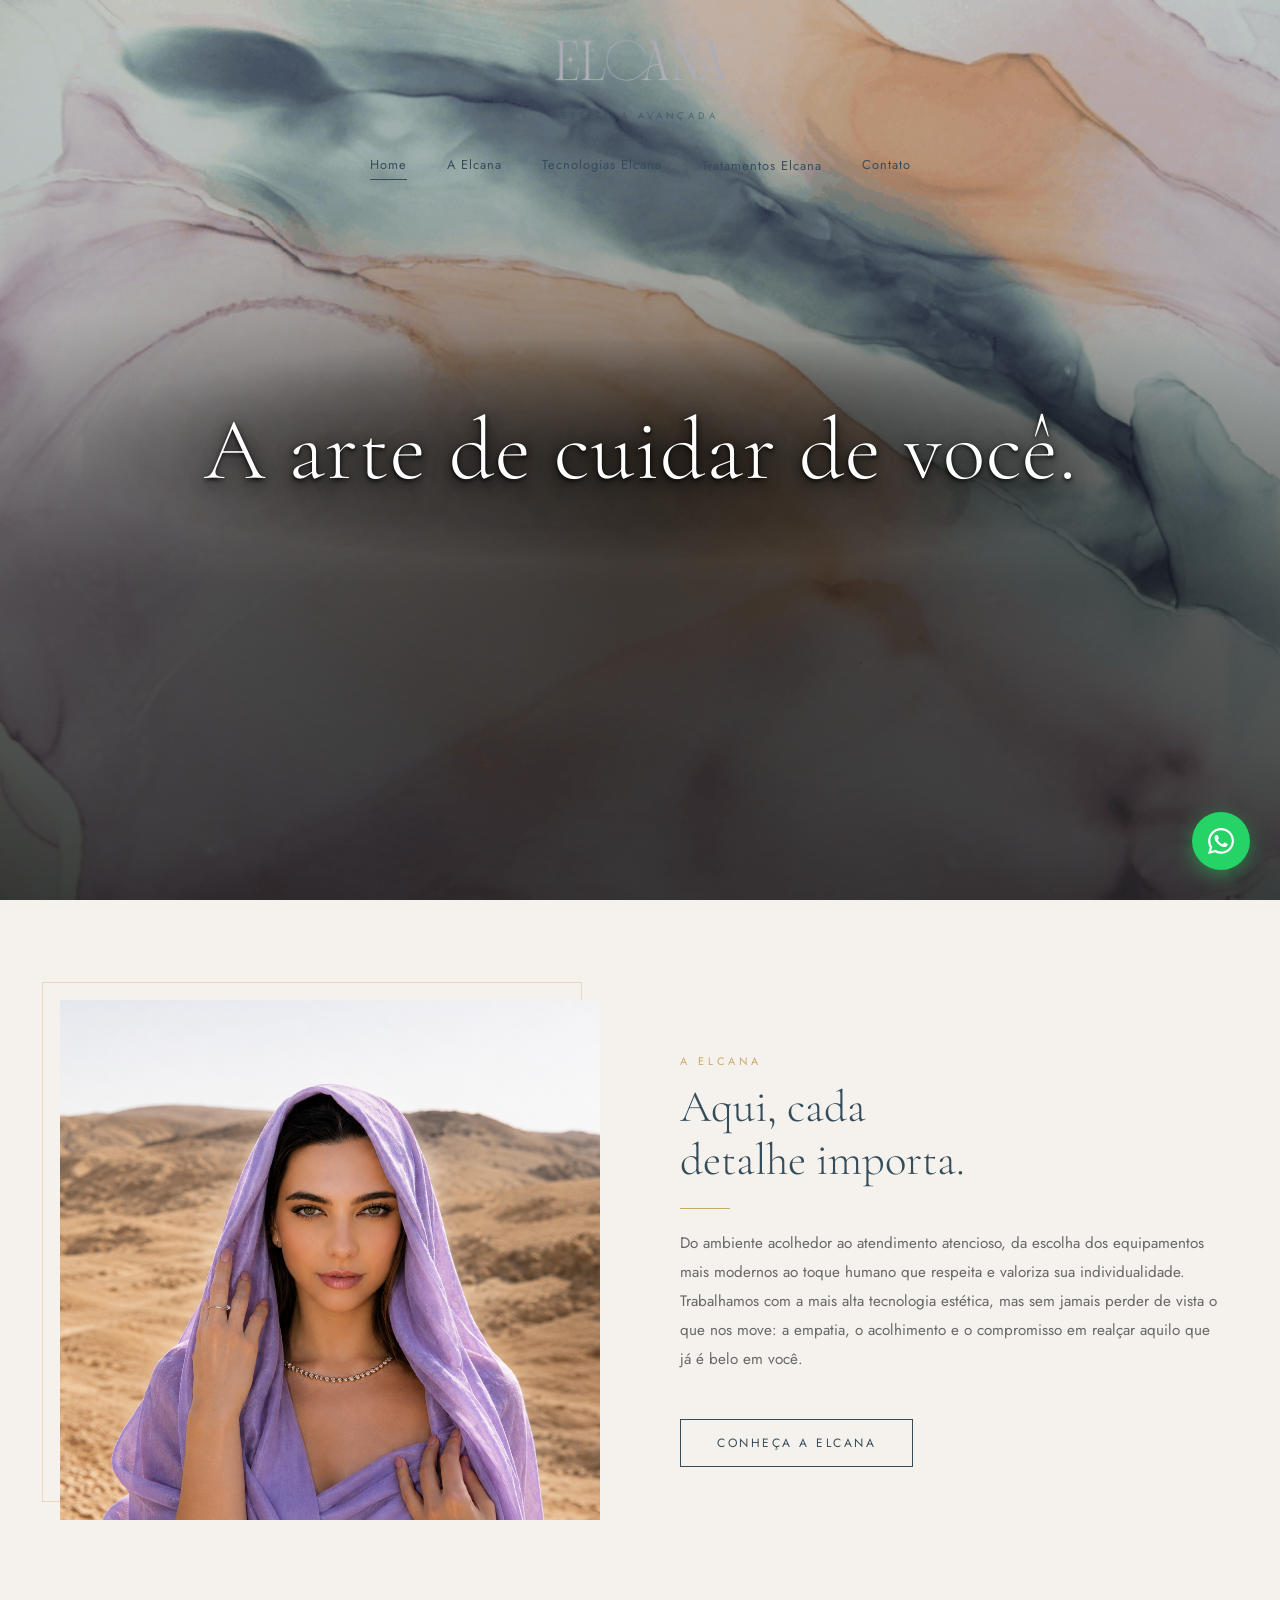
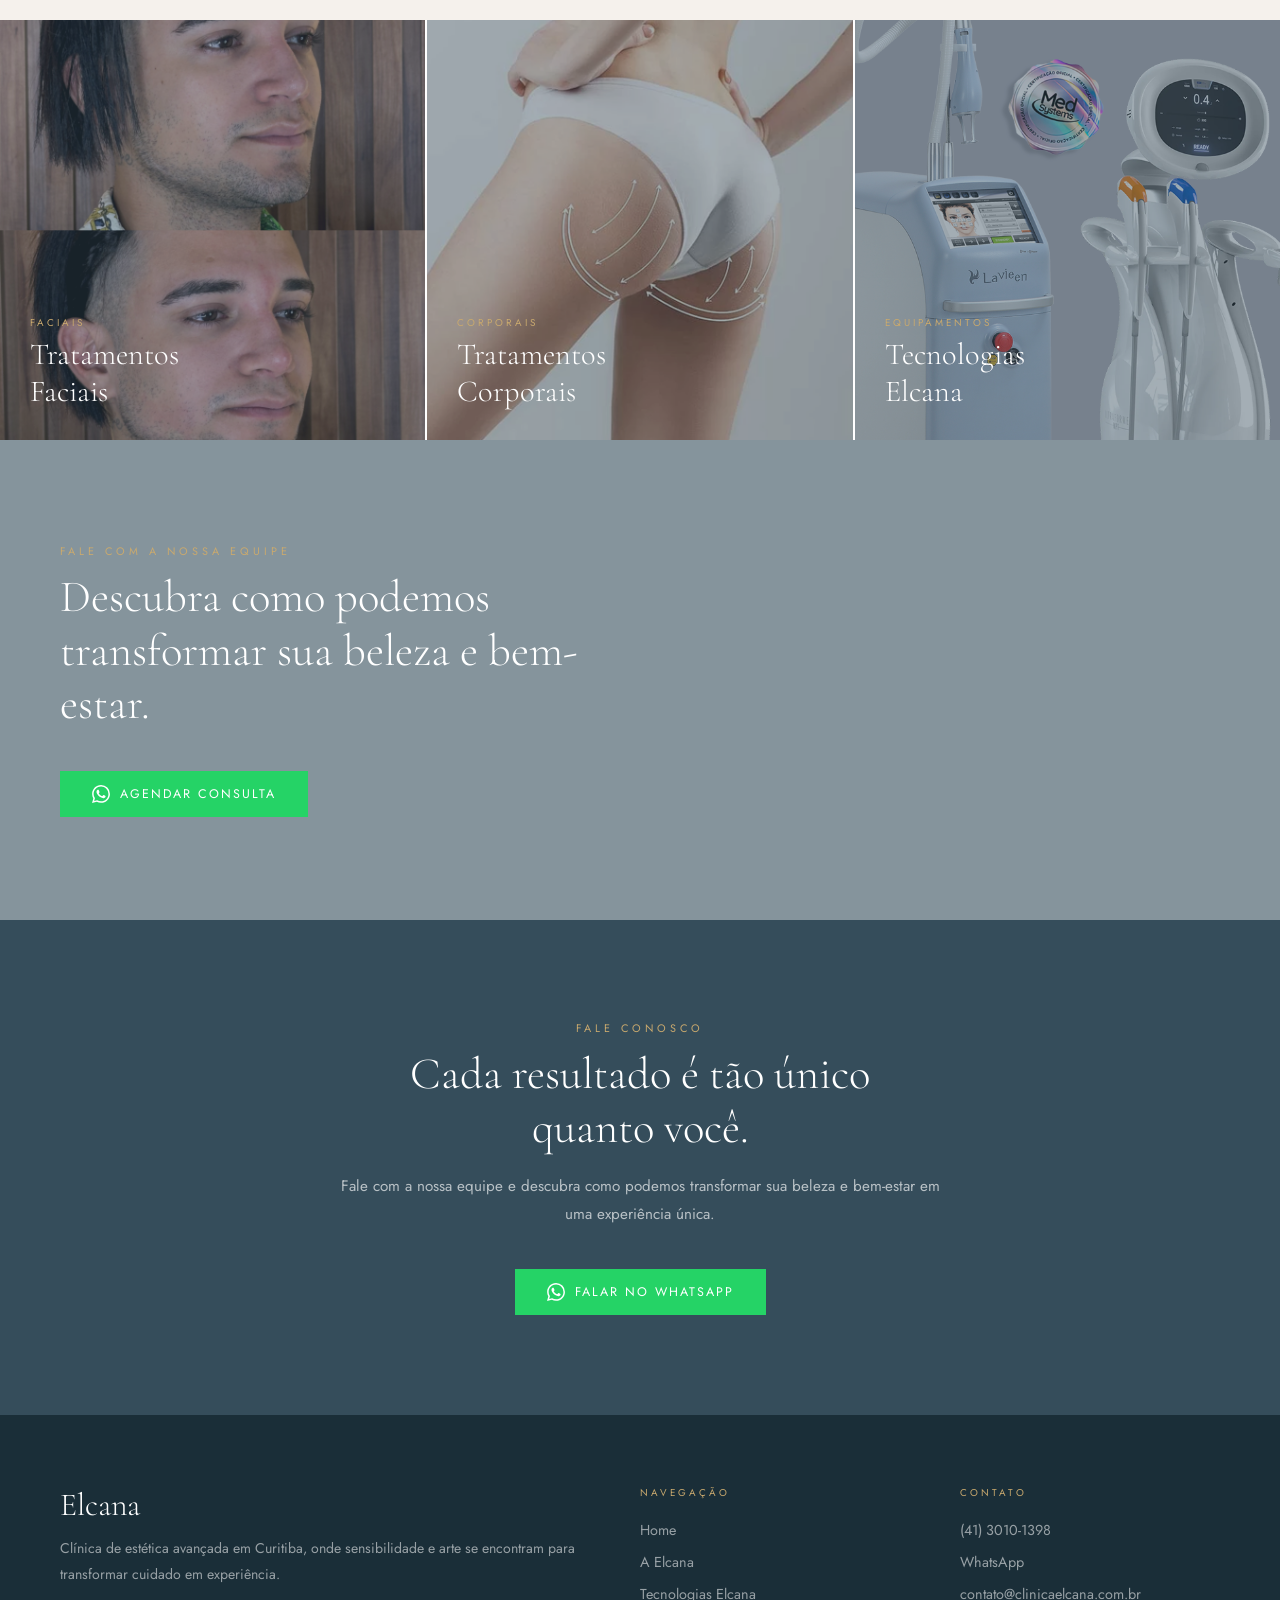
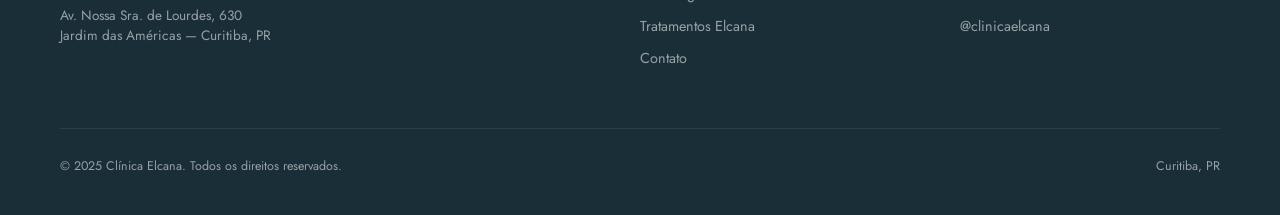
<file: index.html>
<!DOCTYPE html>
<html lang="pt-BR">
<head>
  <meta charset="UTF-8">
  <meta name="viewport" content="width=device-width, initial-scale=1.0">
  <title>Clínica Elcana — A arte de cuidar de você — Clínica Elcana</title>
  <meta name="description" content="Clínica de estética avançada em Curitiba.">
  <link rel="icon" href="images/Favi_Elcana.png">
  <link rel="stylesheet" href="style.css">
</head>
<body>
<header id="hdr">
  <div class="h-inner">
    <a href="index.html" class="logo">
      <img src="images/Elcana_d9dae7.png" alt="Clínica Elcana" onerror="this.style.display='none'">
      <span class="logo-sub">Estética Avançada</span>
    </a>
    <nav>
      <a href="index.html" class="ativo">Home</a>
      <a href="a-elcana.html" class="">A Elcana</a>
      <a href="tecnologias.html" class="">Tecnologias Elcana</a>
      <div class="dd">
        <a href="tratamentos.html" class="">Tratamentos Elcana</a>
        <div class="dd-menu">
          <p class="dd-div">Faciais</p>
          <a href="tratamentos.html#harmonizacao">Harmonização Facial</a>
          <a href="tratamentos.html#botox">Botox</a>
          <a href="tratamentos.html#bioestimuladores">Bioestimuladores de Colágeno</a>
          <a href="tratamentos.html#acido">Ácido Hialurônico</a>
          <a href="tratamentos.html#lavieen">Lavieen</a>
          <a href="tratamentos.html#ultraformer">Ultraformer MPT</a>
          <p class="dd-div">Corporais</p>
          <a href="tratamentos.html#glutea">Harmonização Glútea</a>
          <a href="tratamentos.html#ultraformer-corpo">Ultraformer MPT (Corpo)</a>
          <a href="tratamentos.html#bio-corpo">Bioestimuladores (Corpo)</a>
          <a href="tratamentos.html#emptiers">Emptiers</a>
        </div>
      </div>
      <a href="contato.html" class="">Contato</a>
    </nav>
    <div class="hbg" onclick="openMenu()"><span></span><span></span><span></span></div>
  </div>
</header>
<div class="mob-nav" id="mobNav">
  <button class="mob-close" onclick="closeMenu()">✕</button>
  <a href="index.html" onclick="closeMenu()">Home</a>
  <a href="a-elcana.html" onclick="closeMenu()">A Elcana</a>
  <a href="tecnologias.html" onclick="closeMenu()">Tecnologias Elcana</a>
  <a href="tratamentos.html" onclick="closeMenu()">Tratamentos Elcana</a>
  <a href="contato.html" onclick="closeMenu()">Contato</a>
</div>

<section class="hero">
  <div class="hero-bg"><img src="images/elcana_textura.png" alt="Clínica Elcana"></div>
  <div class="hero-overlay"></div>
  <div class="hero-txt fi"><h1>A arte de cuidar de você.</h1></div>
</section>

<section style="padding:100px 60px;background:var(--bege)">
  <div class="g2">
    <div class="col-img fi">
      <img src="images/foto2.png" alt="Clínica Elcana" onerror="this.src='images/Pele_Madura1.jpg'">
    </div>
    <div class="fi">
      <span class="sec-tag">A Elcana</span>
      <h2 class="sec-h2">Aqui, cada<br>detalhe importa.</h2>
      <div class="linha"></div>
      <p class="sec-p">Do ambiente acolhedor ao atendimento atencioso, da escolha dos equipamentos mais modernos ao toque humano que respeita e valoriza sua individualidade. Trabalhamos com a mais alta tecnologia estética, mas sem jamais perder de vista o que nos move: a empatia, o acolhimento e o compromisso em realçar aquilo que já é belo em você.</p>
      <br><br>
      <a href="a-elcana.html" class="btn">Conheça a Elcana</a>
    </div>
  </div>
</section>

<div class="cards3">
  <a href="tratamentos.html" class="card3">
    <img src="images/PELE.png" alt="Tratamentos Faciais">
    <div class="card3-info"><span class="card3-tag">Faciais</span><h3 class="card3-h3">Tratamentos<br>Faciais</h3></div>
  </a>
  <a href="tratamentos.html#glutea" class="card3">
    <img src="images/GLUTEO.png" alt="Tratamentos Corporais">
    <div class="card3-info"><span class="card3-tag">Corporais</span><h3 class="card3-h3">Tratamentos<br>Corporais</h3></div>
  </a>
  <a href="tecnologias.html" class="card3">
    <img src="images/Equipamentos.png" alt="Tecnologias">
    <div class="card3-info"><span class="card3-tag">Equipamentos</span><h3 class="card3-h3">Tecnologias<br>Elcana</h3></div>
  </a>
</div>

<div class="parallax">
  <div class="parallax-bg" style="background-image:url('images/elcana_textura2.png')"></div>
  <div class="parallax-ov"></div>
  <div class="parallax-c fi">
    <span class="sec-tag">Fale com a nossa equipe</span>
    <h2 class="sec-h2">Descubra como podemos transformar sua beleza e bem-estar.</h2>
    <br>
    <a href="https://wa.me/5541999538779" class="btnwa" target="_blank"><svg viewBox="0 0 24 24" fill="currentColor" width="18" height="18"><path d="M17.472 14.382c-.297-.149-1.758-.867-2.03-.967-.273-.099-.471-.148-.67.15-.197.297-.767.966-.94 1.164-.173.199-.347.223-.644.075-.297-.15-1.255-.463-2.39-1.475-.883-.788-1.48-1.761-1.653-2.059-.173-.297-.018-.458.13-.606.134-.133.298-.347.446-.52.149-.174.198-.298.298-.497.099-.198.05-.371-.025-.52-.075-.149-.669-1.612-.916-2.207-.242-.579-.487-.5-.669-.51-.173-.008-.371-.01-.57-.01-.198 0-.52.074-.792.372-.272.297-1.04 1.016-1.04 2.479 0 1.462 1.065 2.875 1.213 3.074.149.198 2.096 3.2 5.077 4.487.709.306 1.262.489 1.694.625.712.227 1.36.195 1.871.118.571-.085 1.758-.719 2.006-1.413.248-.694.248-1.289.173-1.413-.074-.124-.272-.198-.57-.347m-5.421 7.403h-.004a9.87 9.87 0 01-5.031-1.378l-.361-.214-3.741.982.998-3.648-.235-.374a9.86 9.86 0 01-1.51-5.26c.001-5.45 4.436-9.884 9.888-9.884 2.64 0 5.122 1.03 6.988 2.898a9.825 9.825 0 012.893 6.994c-.003 5.45-4.437 9.884-9.885 9.884m8.413-18.297A11.815 11.815 0 0012.05 0C5.495 0 .16 5.335.157 11.892c0 2.096.547 4.142 1.588 5.945L.057 24l6.305-1.654a11.882 11.882 0 005.683 1.448h.005c6.554 0 11.89-5.335 11.893-11.893a11.821 11.821 0 00-3.48-8.413z"/></svg>Agendar Consulta</a>
  </div>
</div>

<section class="cta-sec fi">
  <span class="sec-tag">Fale conosco</span>
  <h2 class="sec-h2" style="color:#fff">Cada resultado é tão único<br>quanto você.</h2>
  <p class="sec-p">Fale com a nossa equipe e descubra como podemos transformar sua beleza e bem-estar em uma experiência única.</p>
  <a href="https://wa.me/5541999538779" class="btnwa" target="_blank"><svg viewBox="0 0 24 24" fill="currentColor" width="18" height="18"><path d="M17.472 14.382c-.297-.149-1.758-.867-2.03-.967-.273-.099-.471-.148-.67.15-.197.297-.767.966-.94 1.164-.173.199-.347.223-.644.075-.297-.15-1.255-.463-2.39-1.475-.883-.788-1.48-1.761-1.653-2.059-.173-.297-.018-.458.13-.606.134-.133.298-.347.446-.52.149-.174.198-.298.298-.497.099-.198.05-.371-.025-.52-.075-.149-.669-1.612-.916-2.207-.242-.579-.487-.5-.669-.51-.173-.008-.371-.01-.57-.01-.198 0-.52.074-.792.372-.272.297-1.04 1.016-1.04 2.479 0 1.462 1.065 2.875 1.213 3.074.149.198 2.096 3.2 5.077 4.487.709.306 1.262.489 1.694.625.712.227 1.36.195 1.871.118.571-.085 1.758-.719 2.006-1.413.248-.694.248-1.289.173-1.413-.074-.124-.272-.198-.57-.347m-5.421 7.403h-.004a9.87 9.87 0 01-5.031-1.378l-.361-.214-3.741.982.998-3.648-.235-.374a9.86 9.86 0 01-1.51-5.26c.001-5.45 4.436-9.884 9.888-9.884 2.64 0 5.122 1.03 6.988 2.898a9.825 9.825 0 012.893 6.994c-.003 5.45-4.437 9.884-9.885 9.884m8.413-18.297A11.815 11.815 0 0012.05 0C5.495 0 .16 5.335.157 11.892c0 2.096.547 4.142 1.588 5.945L.057 24l6.305-1.654a11.882 11.882 0 005.683 1.448h.005c6.554 0 11.89-5.335 11.893-11.893a11.821 11.821 0 00-3.48-8.413z"/></svg>Falar no WhatsApp</a>
</section>

<footer>
  <div class="ft-grid">
    <div>
      <div class="ft-logo">Elcana</div>
      <p class="ft-p">Clínica de estética avançada em Curitiba, onde sensibilidade e arte se encontram para transformar cuidado em experiência.</p>
      <p style="font-size:.85rem">Av. Nossa Sra. de Lourdes, 630<br>Jardim das Américas — Curitiba, PR</p>
    </div>
    <div>
      <span class="ft-tag">Navegação</span>
      <ul class="ft-links">
        <li><a href="index.html">Home</a></li>
        <li><a href="a-elcana.html">A Elcana</a></li>
        <li><a href="tecnologias.html">Tecnologias Elcana</a></li>
        <li><a href="tratamentos.html">Tratamentos Elcana</a></li>
        <li><a href="contato.html">Contato</a></li>
      </ul>
    </div>
    <div>
      <span class="ft-tag">Contato</span>
      <ul class="ft-links">
        <li><a href="tel:4130101398">(41) 3010-1398</a></li>
        <li><a href="https://wa.me/5541999538779" target="_blank">WhatsApp</a></li>
        <li><a href="mailto:contato@clinicaelcana.com.br">contato@clinicaelcana.com.br</a></li>
        <li><a href="https://instagram.com/clinicaelcana" target="_blank">@clinicaelcana</a></li>
      </ul>
    </div>
  </div>
  <div class="ft-bot">
    <p>© 2025 Clínica Elcana. Todos os direitos reservados.</p>
    <p>Curitiba, PR</p>
  </div>
</footer>
<a href="https://wa.me/5541999538779" class="wa-float" target="_blank" title="WhatsApp"><svg viewBox="0 0 24 24"><path d="M17.472 14.382c-.297-.149-1.758-.867-2.03-.967-.273-.099-.471-.148-.67.15-.197.297-.767.966-.94 1.164-.173.199-.347.223-.644.075-.297-.15-1.255-.463-2.39-1.475-.883-.788-1.48-1.761-1.653-2.059-.173-.297-.018-.458.13-.606.134-.133.298-.347.446-.52.149-.174.198-.298.298-.497.099-.198.05-.371-.025-.52-.075-.149-.669-1.612-.916-2.207-.242-.579-.487-.5-.669-.51-.173-.008-.371-.01-.57-.01-.198 0-.52.074-.792.372-.272.297-1.04 1.016-1.04 2.479 0 1.462 1.065 2.875 1.213 3.074.149.198 2.096 3.2 5.077 4.487.709.306 1.262.489 1.694.625.712.227 1.36.195 1.871.118.571-.085 1.758-.719 2.006-1.413.248-.694.248-1.289.173-1.413-.074-.124-.272-.198-.57-.347m-5.421 7.403h-.004a9.87 9.87 0 01-5.031-1.378l-.361-.214-3.741.982.998-3.648-.235-.374a9.86 9.86 0 01-1.51-5.26c.001-5.45 4.436-9.884 9.888-9.884 2.64 0 5.122 1.03 6.988 2.898a9.825 9.825 0 012.893 6.994c-.003 5.45-4.437 9.884-9.885 9.884m8.413-18.297A11.815 11.815 0 0012.05 0C5.495 0 .16 5.335.157 11.892c0 2.096.547 4.142 1.588 5.945L.057 24l6.305-1.654a11.882 11.882 0 005.683 1.448h.005c6.554 0 11.89-5.335 11.893-11.893a11.821 11.821 0 00-3.48-8.413z"/></svg></a>
<script src="script.js"></script>
</body>
</html>
</file>
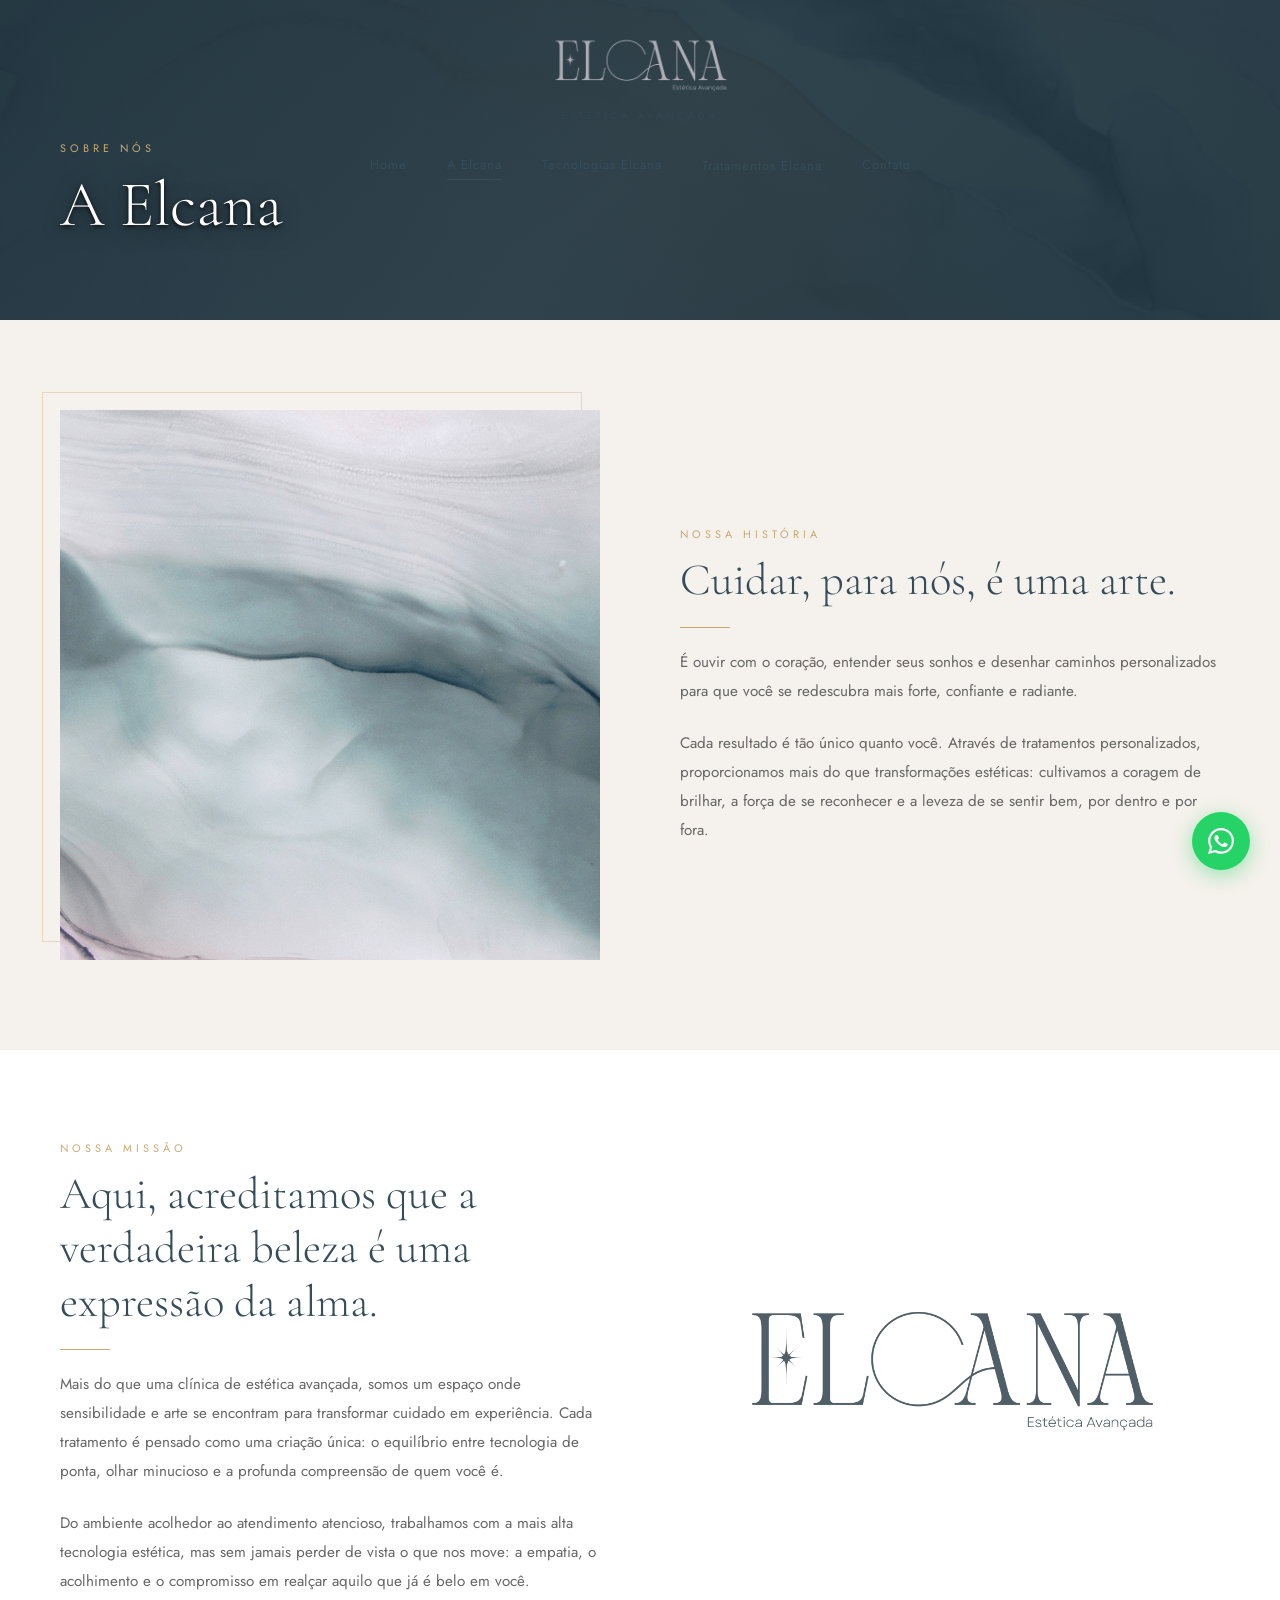
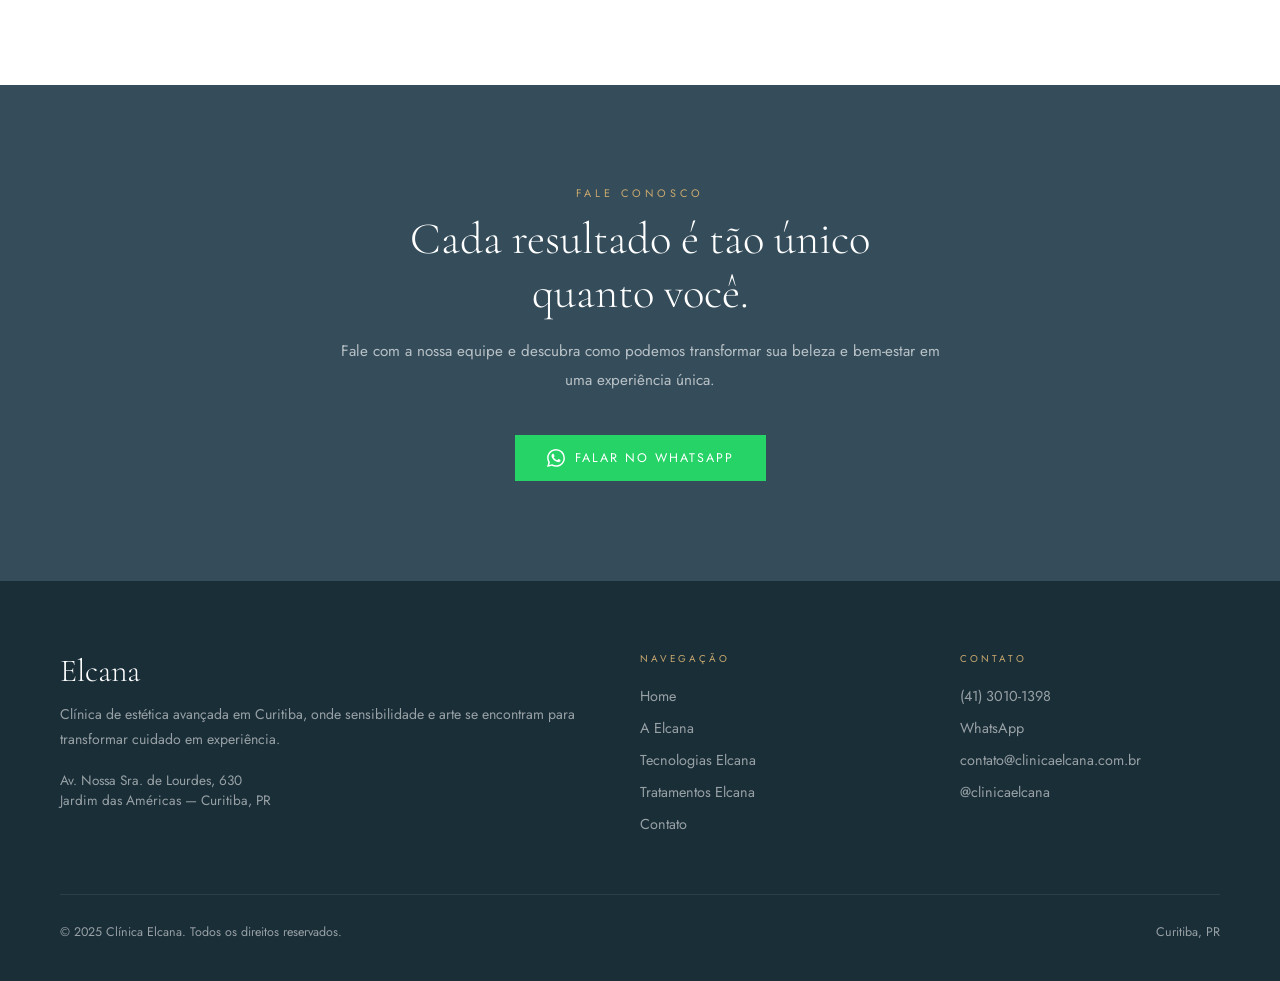
<file: a-elcana.html>
<!DOCTYPE html>
<html lang="pt-BR">
<head>
  <meta charset="UTF-8">
  <meta name="viewport" content="width=device-width, initial-scale=1.0">
  <title>A Elcana — Clínica Elcana</title>
  <meta name="description" content="Clínica de estética avançada em Curitiba.">
  <link rel="icon" href="images/Favi_Elcana.png">
  <link rel="stylesheet" href="style.css">
</head>
<body>
<header id="hdr">
  <div class="h-inner">
    <a href="index.html" class="logo">
      <img src="images/Elcana_d9dae7.png" alt="Clínica Elcana" onerror="this.style.display='none'">
      <span class="logo-sub">Estética Avançada</span>
    </a>
    <nav>
      <a href="index.html" class="">Home</a>
      <a href="a-elcana.html" class="ativo">A Elcana</a>
      <a href="tecnologias.html" class="">Tecnologias Elcana</a>
      <div class="dd">
        <a href="tratamentos.html" class="">Tratamentos Elcana</a>
        <div class="dd-menu">
          <p class="dd-div">Faciais</p>
          <a href="tratamentos.html#harmonizacao">Harmonização Facial</a>
          <a href="tratamentos.html#botox">Botox</a>
          <a href="tratamentos.html#bioestimuladores">Bioestimuladores de Colágeno</a>
          <a href="tratamentos.html#acido">Ácido Hialurônico</a>
          <a href="tratamentos.html#lavieen">Lavieen</a>
          <a href="tratamentos.html#ultraformer">Ultraformer MPT</a>
          <p class="dd-div">Corporais</p>
          <a href="tratamentos.html#glutea">Harmonização Glútea</a>
          <a href="tratamentos.html#ultraformer-corpo">Ultraformer MPT (Corpo)</a>
          <a href="tratamentos.html#bio-corpo">Bioestimuladores (Corpo)</a>
          <a href="tratamentos.html#emptiers">Emptiers</a>
        </div>
      </div>
      <a href="contato.html" class="">Contato</a>
    </nav>
    <div class="hbg" onclick="openMenu()"><span></span><span></span><span></span></div>
  </div>
</header>
<div class="mob-nav" id="mobNav">
  <button class="mob-close" onclick="closeMenu()">✕</button>
  <a href="index.html" onclick="closeMenu()">Home</a>
  <a href="a-elcana.html" onclick="closeMenu()">A Elcana</a>
  <a href="tecnologias.html" onclick="closeMenu()">Tecnologias Elcana</a>
  <a href="tratamentos.html" onclick="closeMenu()">Tratamentos Elcana</a>
  <a href="contato.html" onclick="closeMenu()">Contato</a>
</div>

<div class="hero-int">
  <div class="hero-int-c">
    <span class="hero-int-tag">Sobre nós</span>
    <h1 class="hero-int-h1">A Elcana</h1>
  </div>
</div>

<section style="background:var(--bege)">
  <div class="g2">
    <div class="col-img fi">
      <img src="images/elcana_textura2.png" alt="Clínica Elcana" onerror="this.src='images/Pele_Madura1.jpg'" style="height:550px;object-fit:cover">
    </div>
    <div class="fi">
      <span class="sec-tag">Nossa história</span>
      <h2 class="sec-h2">Cuidar, para nós, é uma arte.</h2>
      <div class="linha"></div>
      <p class="sec-p">É ouvir com o coração, entender seus sonhos e desenhar caminhos personalizados para que você se redescubra mais forte, confiante e radiante.</p>
      <br>
      <p class="sec-p">Cada resultado é tão único quanto você. Através de tratamentos personalizados, proporcionamos mais do que transformações estéticas: cultivamos a coragem de brilhar, a força de se reconhecer e a leveza de se sentir bem, por dentro e por fora.</p>
    </div>
  </div>
</section>

<section>
  <div class="g2">
    <div class="fi">
      <span class="sec-tag">Nossa missão</span>
      <h2 class="sec-h2">Aqui, acreditamos que a verdadeira beleza é uma expressão da alma.</h2>
      <div class="linha"></div>
      <p class="sec-p">Mais do que uma clínica de estética avançada, somos um espaço onde sensibilidade e arte se encontram para transformar cuidado em experiência. Cada tratamento é pensado como uma criação única: o equilíbrio entre tecnologia de ponta, olhar minucioso e a profunda compreensão de quem você é.</p>
      <br>
      <p class="sec-p">Do ambiente acolhedor ao atendimento atencioso, trabalhamos com a mais alta tecnologia estética, mas sem jamais perder de vista o que nos move: a empatia, o acolhimento e o compromisso em realçar aquilo que já é belo em você.</p>
    </div>
    <div class="fi" style="display:flex;align-items:center;justify-content:center">
      <img src="images/Elcana_354d5b.png" alt="Elcana" style="max-width:80%;opacity:.85">
    </div>
  </div>
</section>

<section class="cta-sec fi">
  <span class="sec-tag">Fale conosco</span>
  <h2 class="sec-h2" style="color:#fff">Cada resultado é tão único<br>quanto você.</h2>
  <p class="sec-p">Fale com a nossa equipe e descubra como podemos transformar sua beleza e bem-estar em uma experiência única.</p>
  <a href="https://wa.me/5541999538779" class="btnwa" target="_blank"><svg viewBox="0 0 24 24" fill="currentColor" width="18" height="18"><path d="M17.472 14.382c-.297-.149-1.758-.867-2.03-.967-.273-.099-.471-.148-.67.15-.197.297-.767.966-.94 1.164-.173.199-.347.223-.644.075-.297-.15-1.255-.463-2.39-1.475-.883-.788-1.48-1.761-1.653-2.059-.173-.297-.018-.458.13-.606.134-.133.298-.347.446-.52.149-.174.198-.298.298-.497.099-.198.05-.371-.025-.52-.075-.149-.669-1.612-.916-2.207-.242-.579-.487-.5-.669-.51-.173-.008-.371-.01-.57-.01-.198 0-.52.074-.792.372-.272.297-1.04 1.016-1.04 2.479 0 1.462 1.065 2.875 1.213 3.074.149.198 2.096 3.2 5.077 4.487.709.306 1.262.489 1.694.625.712.227 1.36.195 1.871.118.571-.085 1.758-.719 2.006-1.413.248-.694.248-1.289.173-1.413-.074-.124-.272-.198-.57-.347m-5.421 7.403h-.004a9.87 9.87 0 01-5.031-1.378l-.361-.214-3.741.982.998-3.648-.235-.374a9.86 9.86 0 01-1.51-5.26c.001-5.45 4.436-9.884 9.888-9.884 2.64 0 5.122 1.03 6.988 2.898a9.825 9.825 0 012.893 6.994c-.003 5.45-4.437 9.884-9.885 9.884m8.413-18.297A11.815 11.815 0 0012.05 0C5.495 0 .16 5.335.157 11.892c0 2.096.547 4.142 1.588 5.945L.057 24l6.305-1.654a11.882 11.882 0 005.683 1.448h.005c6.554 0 11.89-5.335 11.893-11.893a11.821 11.821 0 00-3.48-8.413z"/></svg>Falar no WhatsApp</a>
</section>

<footer>
  <div class="ft-grid">
    <div>
      <div class="ft-logo">Elcana</div>
      <p class="ft-p">Clínica de estética avançada em Curitiba, onde sensibilidade e arte se encontram para transformar cuidado em experiência.</p>
      <p style="font-size:.85rem">Av. Nossa Sra. de Lourdes, 630<br>Jardim das Américas — Curitiba, PR</p>
    </div>
    <div>
      <span class="ft-tag">Navegação</span>
      <ul class="ft-links">
        <li><a href="index.html">Home</a></li>
        <li><a href="a-elcana.html">A Elcana</a></li>
        <li><a href="tecnologias.html">Tecnologias Elcana</a></li>
        <li><a href="tratamentos.html">Tratamentos Elcana</a></li>
        <li><a href="contato.html">Contato</a></li>
      </ul>
    </div>
    <div>
      <span class="ft-tag">Contato</span>
      <ul class="ft-links">
        <li><a href="tel:4130101398">(41) 3010-1398</a></li>
        <li><a href="https://wa.me/5541999538779" target="_blank">WhatsApp</a></li>
        <li><a href="mailto:contato@clinicaelcana.com.br">contato@clinicaelcana.com.br</a></li>
        <li><a href="https://instagram.com/clinicaelcana" target="_blank">@clinicaelcana</a></li>
      </ul>
    </div>
  </div>
  <div class="ft-bot">
    <p>© 2025 Clínica Elcana. Todos os direitos reservados.</p>
    <p>Curitiba, PR</p>
  </div>
</footer>
<a href="https://wa.me/5541999538779" class="wa-float" target="_blank" title="WhatsApp"><svg viewBox="0 0 24 24"><path d="M17.472 14.382c-.297-.149-1.758-.867-2.03-.967-.273-.099-.471-.148-.67.15-.197.297-.767.966-.94 1.164-.173.199-.347.223-.644.075-.297-.15-1.255-.463-2.39-1.475-.883-.788-1.48-1.761-1.653-2.059-.173-.297-.018-.458.13-.606.134-.133.298-.347.446-.52.149-.174.198-.298.298-.497.099-.198.05-.371-.025-.52-.075-.149-.669-1.612-.916-2.207-.242-.579-.487-.5-.669-.51-.173-.008-.371-.01-.57-.01-.198 0-.52.074-.792.372-.272.297-1.04 1.016-1.04 2.479 0 1.462 1.065 2.875 1.213 3.074.149.198 2.096 3.2 5.077 4.487.709.306 1.262.489 1.694.625.712.227 1.36.195 1.871.118.571-.085 1.758-.719 2.006-1.413.248-.694.248-1.289.173-1.413-.074-.124-.272-.198-.57-.347m-5.421 7.403h-.004a9.87 9.87 0 01-5.031-1.378l-.361-.214-3.741.982.998-3.648-.235-.374a9.86 9.86 0 01-1.51-5.26c.001-5.45 4.436-9.884 9.888-9.884 2.64 0 5.122 1.03 6.988 2.898a9.825 9.825 0 012.893 6.994c-.003 5.45-4.437 9.884-9.885 9.884m8.413-18.297A11.815 11.815 0 0012.05 0C5.495 0 .16 5.335.157 11.892c0 2.096.547 4.142 1.588 5.945L.057 24l6.305-1.654a11.882 11.882 0 005.683 1.448h.005c6.554 0 11.89-5.335 11.893-11.893a11.821 11.821 0 00-3.48-8.413z"/></svg></a>
<script src="script.js"></script>
</body>
</html>
</file>
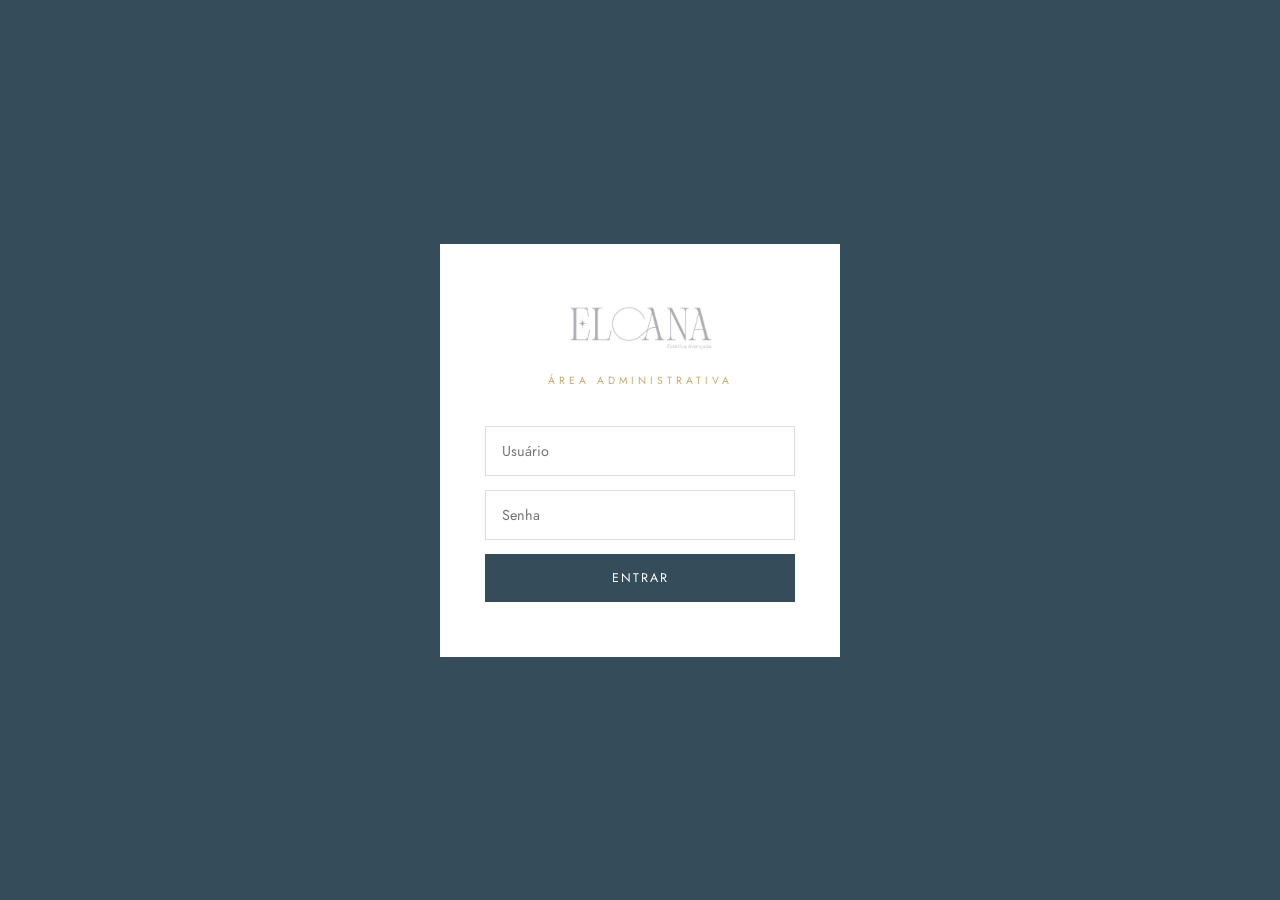
<file: admin.html>
<!DOCTYPE html>
<html lang="pt-BR">
<head>
  <meta charset="UTF-8">
  <meta name="viewport" content="width=device-width, initial-scale=1.0">
  <title>Área Administrativa — Clínica Elcana</title>
  <style>
@import url('https://fonts.googleapis.com/css2?family=Cormorant+Garamond:wght@300;400&family=Jost:wght@300;400;500&display=swap');
:root{--azul:#354d5b;--azul2:#1a2e38;--dourado:#c9a96e;--bege:#f5f1ec;--verde:#27ae60;--vermelho:#e74c3c}
*{margin:0;padding:0;box-sizing:border-box}
body{font-family:'Jost',sans-serif;background:#f0eeec;color:#333}
#login{min-height:100vh;display:flex;align-items:center;justify-content:center;background:var(--azul)}
.lbox{background:#fff;padding:55px 45px;width:400px;text-align:center}
.llogo{font-family:'Cormorant Garamond',serif;font-size:3rem;color:var(--azul);letter-spacing:3px;margin-bottom:4px}
.llogo img{height:56px;width:auto}
.lsub{font-size:.65rem;letter-spacing:4px;text-transform:uppercase;color:var(--dourado);margin-bottom:38px;display:block}
.lbox input{width:100%;padding:14px 16px;border:1px solid #ddd;font-family:'Jost',sans-serif;font-size:.9rem;margin-bottom:14px;outline:none;transition:.3s}
.lbox input:focus{border-color:var(--dourado)}
.lbtn{width:100%;padding:15px;background:var(--azul);color:#fff;border:none;font-family:'Jost',sans-serif;font-size:.78rem;letter-spacing:2px;text-transform:uppercase;cursor:pointer;transition:.3s}
.lbtn:hover{background:var(--dourado)}
.lerr{color:var(--vermelho);font-size:.85rem;margin-top:10px;display:none}
#painel{display:none}
.topbar{background:var(--azul);color:#fff;padding:0 30px;height:56px;display:flex;align-items:center;justify-content:space-between;position:sticky;top:0;z-index:100}
.tlogo{font-family:'Cormorant Garamond',serif;font-size:1.4rem;letter-spacing:2px;display:flex;align-items:center;gap:8px}
.tlogo img{height:28px;filter:brightness(10)}
.tacts{display:flex;gap:12px;align-items:center}
.tbtn{padding:7px 18px;border:1px solid rgba(255,255,255,.3);color:#fff;background:none;font-family:'Jost',sans-serif;font-size:.72rem;letter-spacing:1px;text-transform:uppercase;cursor:pointer;text-decoration:none;display:inline-block;transition:.3s}
.tbtn:hover{background:rgba(255,255,255,.1)}
.tbtn.gold{background:var(--dourado);border-color:var(--dourado)}
.layout{display:flex;min-height:calc(100vh - 56px)}
.sidebar{width:230px;background:#fff;border-right:1px solid #e5e3e0;padding:20px 0;flex-shrink:0;position:sticky;top:56px;height:calc(100vh - 56px);overflow-y:auto}
.sbsec{padding:8px 18px;font-size:.6rem;letter-spacing:2.5px;text-transform:uppercase;color:var(--dourado);margin-top:12px}
.sbitem{display:flex;align-items:center;gap:10px;padding:11px 18px;cursor:pointer;font-size:.88rem;color:#555;transition:.2s;border-left:3px solid transparent}
.sbitem:hover{background:var(--bege);color:var(--azul)}
.sbitem.on{background:var(--bege);color:var(--azul);border-left-color:var(--dourado);font-weight:500}
.main{flex:1;padding:28px;overflow-y:auto}
.stitle{font-family:'Cormorant Garamond',serif;font-size:1.9rem;color:var(--azul);margin-bottom:22px}
.sdesc{font-size:.88rem;color:#777;margin-bottom:26px;line-height:1.7}
.card{background:#fff;border:1px solid #e5e3e0;padding:24px;margin-bottom:18px}
.ctitle{font-size:.68rem;letter-spacing:2px;text-transform:uppercase;color:var(--dourado);margin-bottom:18px;padding-bottom:12px;border-bottom:1px solid #f0eeec;display:block}
.ghst{display:flex;align-items:center;gap:8px;margin-bottom:20px;font-size:.85rem}
.ghdot{width:9px;height:9px;border-radius:50%;background:#bbb;flex-shrink:0}
.ghdot.ok{background:var(--verde)}
.ghdot.err{background:var(--vermelho)}
.igrid{display:grid;grid-template-columns:repeat(auto-fill,minmax(190px,1fr));gap:14px}
.icard{border:1px solid #e5e3e0;background:#faf9f7;overflow:hidden}
.icard img{width:100%;height:130px;object-fit:cover;display:block;background:var(--bege)}
.icbody{padding:10px}
.ilabel{font-size:.68rem;letter-spacing:1px;text-transform:uppercase;color:var(--dourado);margin-bottom:4px;display:block}
.iname{font-size:.78rem;color:#666;white-space:nowrap;overflow:hidden;text-overflow:ellipsis;margin-bottom:8px}
.ibtn{width:100%;padding:8px;background:var(--azul);color:#fff;border:none;font-family:'Jost',sans-serif;font-size:.7rem;letter-spacing:1px;text-transform:uppercase;cursor:pointer;transition:.2s}
.ibtn:hover{background:var(--dourado)}
.fr{margin-bottom:18px}
.fl{display:block;font-size:.7rem;letter-spacing:1.5px;text-transform:uppercase;color:#888;margin-bottom:7px}
.fi,.fta{width:100%;padding:12px 14px;border:1px solid #ddd;font-family:'Jost',sans-serif;font-size:.9rem;color:#333;outline:none;transition:.3s;background:#fff}
.fta{min-height:90px;resize:vertical}
.fi:focus,.fta:focus{border-color:var(--dourado)}
.fhint{font-size:.73rem;color:#aaa;margin-top:5px;line-height:1.5}
.abtn{padding:12px 28px;background:var(--azul);color:#fff;border:none;font-family:'Jost',sans-serif;font-size:.76rem;letter-spacing:2px;text-transform:uppercase;cursor:pointer;transition:.3s}
.abtn:hover{background:var(--dourado)}
.abtn.out{background:none;color:var(--azul);border:1px solid var(--azul);margin-left:10px}
.abtn.out:hover{border-color:var(--vermelho);color:var(--vermelho)}
.upzone{border:2px dashed #ddd;padding:28px;text-align:center;cursor:pointer;transition:.3s;background:#faf9f7}
.upzone:hover,.upzone.drag{border-color:var(--dourado);background:var(--bege)}
.upico{font-size:2rem;margin-bottom:8px}
.uptxt{font-size:.85rem;color:#777}
.uphint{font-size:.73rem;color:#aaa;margin-top:4px}
.pvimg{width:100%;max-height:180px;object-fit:cover;display:none;margin-top:12px;border:2px solid var(--dourado)}
.loading{display:none;text-align:center;padding:18px}
.spin{width:28px;height:28px;border:3px solid #eee;border-top-color:var(--dourado);border-radius:50%;animation:spin .8s linear infinite;margin:0 auto 8px}
@keyframes spin{to{transform:rotate(360deg)}}
.scon{display:none}
.scon.on{display:block}
.stabs{display:flex;border-bottom:1px solid #e5e3e0;margin-bottom:22px}
.stab{padding:10px 20px;background:none;border:none;border-bottom:2px solid transparent;margin-bottom:-1px;font-family:'Jost',sans-serif;font-size:.76rem;letter-spacing:1.5px;text-transform:uppercase;color:#aaa;cursor:pointer;transition:.3s}
.stab.on,.stab:hover{color:var(--azul);border-bottom-color:var(--azul)}
.spanel{display:none}
.spanel.on{display:block}
.notif{position:fixed;top:18px;right:18px;padding:14px 24px;background:var(--azul);color:#fff;font-size:.85rem;z-index:9999;display:none;box-shadow:0 4px 20px rgba(0,0,0,.2);max-width:320px}
.notif.ok{background:var(--verde)}
.notif.err{background:var(--vermelho)}
.modal{display:none;position:fixed;inset:0;background:rgba(0,0,0,.65);z-index:8000;align-items:center;justify-content:center}
.modal.on{display:flex}
.mbox{background:#fff;padding:36px;width:520px;max-width:90vw;max-height:90vh;overflow-y:auto}
.mtitle{font-family:'Cormorant Garamond',serif;font-size:1.5rem;color:var(--azul);margin-bottom:4px}
.msub{font-size:.75rem;color:var(--dourado);letter-spacing:1px;margin-bottom:22px}
  </style>
</head>
<body>

<div id="login">
  <div class="lbox">
    <div class="llogo"><img src="images/Elcana_d9dae7.png" alt="Elcana" onerror="this.outerHTML='ELCANA'"></div>
    <span class="lsub">Área Administrativa</span>
    <input type="text" id="lu" placeholder="Usuário" autocomplete="username">
    <input type="password" id="lp" placeholder="Senha" autocomplete="current-password" onkeydown="if(event.key==='Enter')login()">
    <button class="lbtn" onclick="login()">Entrar</button>
    <p class="lerr" id="lerr">Usuário ou senha incorretos.</p>
  </div>
</div>

<div id="painel">
  <div class="topbar">
    <div class="tlogo"><img src="images/Elcana_d9dae7.png" alt="Elcana" onerror="this.style.display='none'"> Admin</div>
    <div class="tacts">
      <a href="index.html" target="_blank" class="tbtn gold">Ver Site</a>
      <button class="tbtn" onclick="logout()">Sair</button>
    </div>
  </div>
  <div class="layout">
    <div class="sidebar">
      <div class="sbsec">Conteúdo</div>
      <div class="sbitem on" onclick="showSec('imagens',this)"><span>🖼️</span> Imagens</div>
      <div class="sbitem" onclick="showSec('textos',this)"><span>✏️</span> Textos</div>
      <div class="sbitem" onclick="showSec('tratamentos',this)"><span>💆</span> Tratamentos</div>
      <div class="sbsec">Config</div>
      <div class="sbitem" onclick="showSec('github',this)"><span>⚙️</span> GitHub</div>
      <div class="sbitem" onclick="showSec('instrucoes',this)"><span>📖</span> Instruções</div>
    </div>
    <div class="main">

      <div id="sec-imagens" class="scon on">
        <h1 class="stitle">Gerenciar Imagens</h1>
        <p class="sdesc">Clique em "Trocar" em qualquer imagem para substituí-la. A nova imagem será publicada automaticamente no GitHub e aparecerá no site em poucos minutos.</p>
        <div class="stabs">
          <button class="stab on" onclick="showSub('ig-home',this)">Home</button>
          <button class="stab" onclick="showSub('ig-trat',this)">Tratamentos</button>
          <button class="stab" onclick="showSub('ig-tec',this)">Tecnologias</button>
          <button class="stab" onclick="showSub('ig-geral',this)">Logo &amp; Textura</button>
        </div>
        <div id="ig-home" class="spanel on"><div class="igrid" id="g-home"></div></div>
        <div id="ig-trat" class="spanel"><div class="igrid" id="g-trat"></div></div>
        <div id="ig-tec" class="spanel"><div class="igrid" id="g-tec"></div></div>
        <div id="ig-geral" class="spanel"><div class="igrid" id="g-geral"></div></div>
      </div>

      <div id="sec-textos" class="scon">
        <h1 class="stitle">Editar Textos</h1>
        <div class="stabs">
          <button class="stab on" onclick="showSub('tx-home',this)">Home</button>
          <button class="stab" onclick="showSub('tx-contato',this)">Contato</button>
        </div>
        <div id="tx-home" class="spanel on">
          <div class="card">
            <span class="ctitle">Hero — Frase principal</span>
            <div class="fr"><label class="fl">Frase do hero</label><input type="text" class="fi" id="t-hero" value="A arte de cuidar de você."></div>
            <button class="abtn" onclick="notif('Texto salvo. Configure GitHub para publicar.','ok')">Salvar</button>
          </div>
          <div class="card">
            <span class="ctitle">Seção Sobre</span>
            <div class="fr"><label class="fl">Título</label><input type="text" class="fi" id="t-sh" value="Aqui, cada detalhe importa."></div>
            <div class="fr"><label class="fl">Texto</label><textarea class="fta" id="t-sp">Do ambiente acolhedor ao atendimento atencioso, da escolha dos equipamentos mais modernos ao toque humano que respeita e valoriza sua individualidade.</textarea></div>
            <button class="abtn" onclick="notif('Texto salvo. Configure GitHub para publicar.','ok')">Salvar</button>
          </div>
        </div>
        <div id="tx-contato" class="spanel">
          <div class="card">
            <span class="ctitle">Dados de Contato</span>
            <div class="fr"><label class="fl">Telefone</label><input type="text" class="fi" id="t-tel" value="(41) 3010-1398"></div>
            <div class="fr"><label class="fl">WhatsApp (com DDI, ex: 5541999999999)</label><input type="text" class="fi" id="t-wa" value="5541999538779"></div>
            <div class="fr"><label class="fl">E-mail</label><input type="text" class="fi" id="t-em" value="contato@clinicaelcana.com.br"></div>
            <div class="fr"><label class="fl">Endereço</label><input type="text" class="fi" id="t-end" value="Av. Nossa Senhora de Lourdes, 630 – Curitiba, PR"></div>
            <div class="fr"><label class="fl">Instagram (sem @)</label><input type="text" class="fi" id="t-ig" value="clinicaelcana"></div>
            <button class="abtn" onclick="notif('Texto salvo. Configure GitHub para publicar.','ok')">Salvar</button>
          </div>
        </div>
      </div>

      <div id="sec-tratamentos" class="scon">
        <h1 class="stitle">Editar Tratamentos</h1>
        <p class="sdesc">Edite os títulos e chamadas de cada tratamento.</p>
        <div id="trat-lista"></div>
      </div>

      <div id="sec-github" class="scon">
        <h1 class="stitle">Configuração GitHub</h1>
        <div class="card">
          <span class="ctitle">Conexão com o repositório</span>
          <div class="ghst"><div class="ghdot" id="ghdot"></div><span id="ghtxt">Não configurado</span></div>
          <div class="fr">
            <label class="fl">Token de acesso (Personal Access Token)</label>
            <input type="password" class="fi" id="gh-t" placeholder="ghp_xxxxxxxxxxxxxxxxxxxx">
            <p class="fhint">GitHub.com → sua foto → Settings → Developer settings → Personal access tokens → Fine-grained → Generate new token → selecione o repositório → Contents → Read and write</p>
          </div>
          <div class="fr"><label class="fl">Usuário GitHub</label><input type="text" class="fi" id="gh-u" placeholder="seu-usuario"></div>
          <div class="fr"><label class="fl">Repositório</label><input type="text" class="fi" id="gh-r" placeholder="clinica-elcana"></div>
          <div class="fr"><label class="fl">Branch</label><input type="text" class="fi" id="gh-b" value="main"></div>
          <button class="abtn" onclick="salvarGH()">Salvar e Testar Conexão</button>
          <div class="loading" id="gh-load"><div class="spin"></div><p style="font-size:.82rem;color:#888">Testando...</p></div>
        </div>
        <div class="card">
          <span class="ctitle">Como publicar imagens</span>
          <p style="font-size:.88rem;color:#666;line-height:1.9">1. Configure o token acima (feito uma vez só)<br>2. Vá em <strong>Imagens</strong> no menu<br>3. Clique em <strong>"Trocar"</strong> na foto desejada<br>4. Selecione a nova foto do computador<br>5. Clique em <strong>"Confirmar e Publicar"</strong><br>6. Aguarde 1–2 minutos e atualize o site</p>
        </div>
      </div>

      <div id="sec-instrucoes" class="scon">
        <h1 class="stitle">Instruções de Uso</h1>
        <div class="card">
          <span class="ctitle">Trocar uma foto</span>
          <p style="font-size:.88rem;color:#666;line-height:1.9"><strong>1.</strong> Vá em <strong>Imagens</strong> no menu esquerdo<br><strong>2.</strong> Escolha a aba da página (Home, Tratamentos, etc.)<br><strong>3.</strong> Clique em <strong>"Trocar"</strong> na foto desejada<br><strong>4.</strong> Selecione a nova foto (JPG ou PNG)<br><strong>5.</strong> Clique em <strong>"Confirmar e Publicar"</strong><br><strong>6.</strong> Aguarde 1–2 minutos e atualize o site</p>
        </div>
        <div class="card">
          <span class="ctitle">Tamanhos recomendados</span>
          <p style="font-size:.88rem;color:#666;line-height:1.9"><strong>Hero/fundo:</strong> 1920×1280px ou maior, paisagem<br><strong>Tratamentos:</strong> 800×600px, retrato ou quadrado<br><strong>Formato:</strong> JPG (mais leve) ou PNG<br><strong>Máximo:</strong> 5MB por imagem</p>
        </div>
        <div class="card">
          <span class="ctitle">Acesso ao painel</span>
          <p style="font-size:.88rem;color:#666;line-height:1.9">Usuário: <strong>admin</strong><br>Senha: <strong>elcana2025</strong></p>
        </div>
      </div>
    </div>
  </div>
</div>

<div class="modal" id="modal">
  <div class="mbox">
    <h3 class="mtitle">Trocar Imagem</h3>
    <p class="msub" id="msub"></p>
    <div class="upzone" id="upzone" onclick="document.getElementById('finput').click()">
      <div class="upico">📷</div>
      <p class="uptxt">Clique para selecionar ou arraste a imagem aqui</p>
      <p class="uphint">JPG, PNG ou WEBP — máximo 5MB</p>
    </div>
    <input type="file" id="finput" accept="image/*" style="display:none" onchange="previewFile(this)">
    <img id="pvimg" class="pvimg" alt="Preview">
    <div style="margin-top:22px;display:flex;gap:10px;align-items:center">
      <button class="abtn" onclick="publicar()">Confirmar e Publicar</button>
      <button class="abtn out" onclick="closeModal()">Cancelar</button>
    </div>
    <div class="loading" id="mload"><div class="spin"></div><p style="font-size:.82rem;color:#888">Publicando no GitHub...</p></div>
  </div>
</div>

<div class="notif" id="notif"></div>

<script>
const CREDS={u:'admin',p:'elcana2025'};
const IMGS={
  home:[
    {label:'Fundo Hero (aquarela)',file:'elcana_textura.png'},
    {label:'Fundo Seção Parallax',file:'elcana_textura2.png'},
    {label:'Foto — Seção Sobre',file:'foto2.png'},
    {label:'Card Tratamentos Faciais',file:'PELE.png'},
    {label:'Card Tratamentos Corporais',file:'GLUTEO.png'},
    {label:'Card Tecnologias',file:'Equipamentos.png'},
  ],
  trat:[
    {label:'Harmonização Facial',file:'PELE.png'},
    {label:'Botox',file:'BOTOX2.png'},
    {label:'Bioestimuladores de Colágeno',file:'botox.png'},
    {label:'Ácido Hialurônico',file:'Pele_Madura1.jpg'},
    {label:'Lavieen',file:'LAVIEEN2.png'},
    {label:'Ultraformer MPT (Face)',file:'ULTRA1.png'},
    {label:'Harmonização Glútea',file:'GLUTEO.png'},
    {label:'Ultraformer MPT (Corpo)',file:'ULTRA2.png'},
    {label:'Bioestimuladores (Corpo)',file:'PERNAS.png'},
    {label:'Emptiers',file:'barriga2.png'},
  ],
  tec:[
    {label:'Ultraformer MPT',file:'Ultraformer.png'},
    {label:'Lavieen',file:'LAVIEEN2.png'},
    {label:'Equipamentos Geral',file:'Equipamentos.png'},
  ],
  geral:[
    {label:'Logo principal',file:'Elcana_d9dae7.png'},
    {label:'Logo versão clara',file:'Elcana_354d5b.png'},
    {label:'Favicon',file:'Favi_Elcana.png'},
  ]
};
const TRATS=[
  {id:'harmonizacao',n:'Harmonização Facial',s:'Realce sutil da sua beleza.'},
  {id:'botox',n:'Botox',s:'Beleza leve e natural.'},
  {id:'bioestimuladores',n:'Bioestimuladores de Colágeno',s:'Revitalize a estrutura da sua pele.'},
  {id:'acido',n:'Ácido Hialurônico',s:'Preencha, hidrate e ilumine.'},
  {id:'lavieen',n:'Lavieen',s:'Renove sua pele, revele sua luz.'},
  {id:'ultraformer',n:'Ultraformer MPT',s:'Lifting não cirúrgico.'},
  {id:'glutea',n:'Harmonização Glútea',s:'Contornos mais definidos.'},
  {id:'ultraformer-corpo',n:'Ultraformer MPT (Corpo)',s:'Firmeza e definição em cada curva.'},
  {id:'bio-corpo',n:'Bioestimuladores (Corpo)',s:'Pele mais firme e revitalizada.'},
  {id:'emptiers',n:'Emptiers',s:'Contornos mais definidos, autoestima renovada.'},
];

function login(){
  if(document.getElementById('lu').value===CREDS.u&&document.getElementById('lp').value===CREDS.p){
    document.getElementById('login').style.display='none';
    document.getElementById('painel').style.display='block';
    init();
  } else document.getElementById('lerr').style.display='block';
}
function logout(){
  document.getElementById('login').style.display='flex';
  document.getElementById('painel').style.display='none';
  document.getElementById('lu').value='';
  document.getElementById('lp').value='';
}

function init(){
  renderGrid('g-home',IMGS.home);renderGrid('g-trat',IMGS.trat);
  renderGrid('g-tec',IMGS.tec);renderGrid('g-geral',IMGS.geral);
  renderTrats();loadGH();
}

function renderGrid(id,list){
  document.getElementById(id).innerHTML=list.map(i=>`
    <div class="icard">
      <img src="images/${i.file}" alt="${i.label}" loading="lazy" onerror="this.style.background='var(--bege)';this.style.height='130px';this.style.display='block'">
      <div class="icbody">
        <span class="ilabel">${i.label}</span>
        <p class="iname">${i.file}</p>
        <button class="ibtn" onclick="openModal('${i.file}','${i.label}')">Trocar Imagem</button>
      </div>
    </div>`).join('');
}

let imgAtual=null,fileNovo=null;
function openModal(file,label){
  imgAtual=file;fileNovo=null;
  document.getElementById('msub').textContent=label;
  document.getElementById('pvimg').style.display='none';
  document.getElementById('finput').value='';
  document.getElementById('mload').style.display='none';
  document.getElementById('modal').classList.add('on');
}
function closeModal(){document.getElementById('modal').classList.remove('on')}

function previewFile(inp){
  if(!inp.files[0])return;
  if(inp.files[0].size>5*1024*1024){notif('Arquivo muito grande! Max 5MB','err');return;}
  fileNovo=inp.files[0];
  const rd=new FileReader();
  rd.onload=e=>{const pv=document.getElementById('pvimg');pv.src=e.target.result;pv.style.display='block';};
  rd.readAsDataURL(fileNovo);
}

const uz=document.getElementById('upzone');
uz.addEventListener('dragover',e=>{e.preventDefault();uz.classList.add('drag');});
uz.addEventListener('dragleave',()=>uz.classList.remove('drag'));
uz.addEventListener('drop',e=>{
  e.preventDefault();uz.classList.remove('drag');
  const f=e.dataTransfer.files[0];
  if(f&&f.type.startsWith('image/')){
    fileNovo=f;const rd=new FileReader();
    rd.onload=ev=>{const pv=document.getElementById('pvimg');pv.src=ev.target.result;pv.style.display='block';};
    rd.readAsDataURL(f);
  }
});

async function publicar(){
  if(!fileNovo){notif('Selecione uma imagem!','err');return;}
  const cfg=getGH();
  if(!cfg.t){notif('Configure o GitHub primeiro!','err');showSec('github',document.querySelectorAll('.sbitem')[3]);closeModal();return;}
  document.getElementById('mload').style.display='block';
  try{
    const b64=await toB64(fileNovo);
    const path=`images/${imgAtual}`;
    let sha=null;
    try{
      const r=await fetch(`https://api.github.com/repos/${cfg.u}/${cfg.r}/contents/${path}`,
        {headers:{Authorization:`token ${cfg.t}`,Accept:'application/vnd.github.v3+json'}});
      if(r.ok){const d=await r.json();sha=d.sha;}
    }catch(e){}
    const body={message:`Admin: atualiza ${imgAtual}`,content:b64,branch:cfg.b};
    if(sha)body.sha=sha;
    const res=await fetch(`https://api.github.com/repos/${cfg.u}/${cfg.r}/contents/${path}`,{
      method:'PUT',
      headers:{Authorization:`token ${cfg.t}`,'Content-Type':'application/json',Accept:'application/vnd.github.v3+json'},
      body:JSON.stringify(body)
    });
    if(res.ok){
      notif('✓ Imagem publicada! O site atualiza em 1–2 min.','ok');closeModal();
      renderGrid('g-home',IMGS.home);renderGrid('g-trat',IMGS.trat);
      renderGrid('g-tec',IMGS.tec);renderGrid('g-geral',IMGS.geral);
    }else{
      const err=await res.json();notif('Erro: '+(err.message||'Verifique o token'),'err');
    }
  }catch(e){notif('Erro: '+e.message,'err');}
  document.getElementById('mload').style.display='none';
}

function toB64(file){return new Promise((res,rej)=>{const rd=new FileReader();rd.onload=()=>res(rd.result.split(',')[1]);rd.onerror=rej;rd.readAsDataURL(file);});}

function salvarGH(){
  const t=document.getElementById('gh-t').value.trim();
  const u=document.getElementById('gh-u').value.trim();
  const r=document.getElementById('gh-r').value.trim();
  const b=document.getElementById('gh-b').value.trim()||'main';
  if(!t||!u||!r){notif('Preencha todos os campos!','err');return;}
  localStorage.setItem('ght',t);localStorage.setItem('ghu',u);localStorage.setItem('ghr',r);localStorage.setItem('ghb',b);
  document.getElementById('gh-load').style.display='block';
  fetch(`https://api.github.com/repos/${u}/${r}`,{headers:{Authorization:`token ${t}`,Accept:'application/vnd.github.v3+json'}})
    .then(res=>{
      document.getElementById('gh-load').style.display='none';
      if(res.ok){
        document.getElementById('ghdot').className='ghdot ok';
        document.getElementById('ghtxt').textContent=`Conectado: ${u}/${r}`;
        notif('✓ GitHub configurado!','ok');
      }else{
        document.getElementById('ghdot').className='ghdot err';
        document.getElementById('ghtxt').textContent='Erro: token inválido';
        notif('Token ou repositório inválido!','err');
      }
    }).catch(()=>{document.getElementById('gh-load').style.display='none';notif('Erro de conexão','err');});
}
function loadGH(){
  const t=localStorage.getItem('ght'),u=localStorage.getItem('ghu'),r=localStorage.getItem('ghr'),b=localStorage.getItem('ghb');
  if(t)document.getElementById('gh-t').value=t;
  if(u)document.getElementById('gh-u').value=u;
  if(r)document.getElementById('gh-r').value=r;
  if(b)document.getElementById('gh-b').value=b;
  if(t&&u&&r){document.getElementById('ghdot').className='ghdot ok';document.getElementById('ghtxt').textContent=`Configurado: ${u}/${r}`;}
}
function getGH(){return{t:localStorage.getItem('ght'),u:localStorage.getItem('ghu'),r:localStorage.getItem('ghr'),b:localStorage.getItem('ghb')||'main'};}

function renderTrats(){
  document.getElementById('trat-lista').innerHTML=TRATS.map(t=>`
    <div class="card" style="margin-bottom:14px">
      <span class="ctitle">${t.n}</span>
      <div class="fr"><label class="fl">Nome</label><input type="text" class="fi" value="${t.n}" id="tn-${t.id}"></div>
      <div class="fr"><label class="fl">Subtítulo</label><input type="text" class="fi" value="${t.s}" id="ts-${t.id}"></div>
      <button class="abtn" onclick="notif('Salvo. Configure GitHub para publicar.','ok')">Salvar</button>
    </div>`).join('');
}

function showSec(id,el){
  document.querySelectorAll('.scon').forEach(s=>s.classList.remove('on'));
  document.getElementById('sec-'+id).classList.add('on');
  document.querySelectorAll('.sbitem').forEach(i=>i.classList.remove('on'));
  if(el)el.classList.add('on');
}
function showSub(pid,btn){
  const wrap=btn.parentElement;
  wrap.querySelectorAll('.stab').forEach(b=>b.classList.remove('on'));
  btn.classList.add('on');
  let el=wrap.nextElementSibling;
  while(el){if(el.classList&&el.classList.contains('spanel'))el.classList.remove('on');el=el.nextElementSibling;}
  const tgt=document.getElementById(pid);if(tgt)tgt.classList.add('on');
}

let ntimer;
function notif(msg,type=''){
  clearTimeout(ntimer);
  const n=document.getElementById('notif');
  n.textContent=msg;n.className='notif '+(type||'');n.style.display='block';
  ntimer=setTimeout(()=>n.style.display='none',4500);
}
document.getElementById('modal').addEventListener('click',e=>{if(e.target===document.getElementById('modal'))closeModal();});
</script>
</body>
</html>
</file>
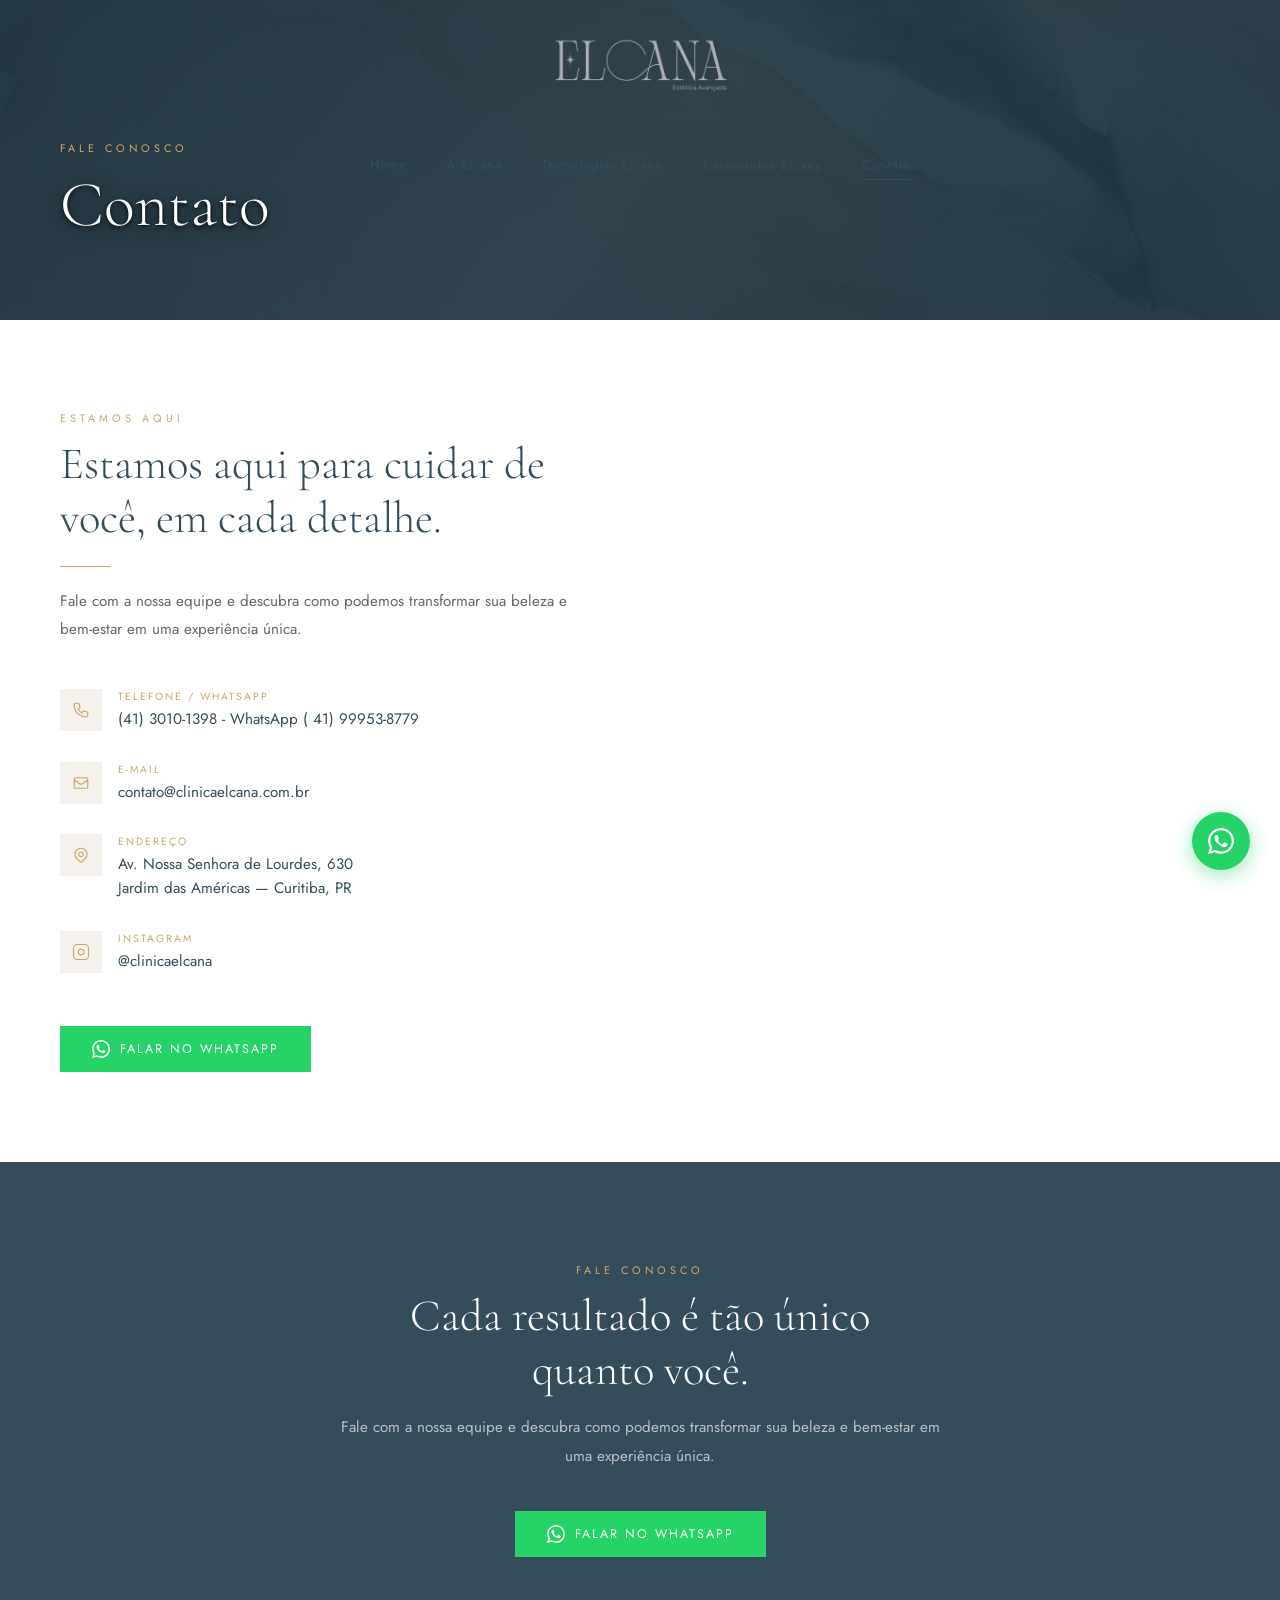
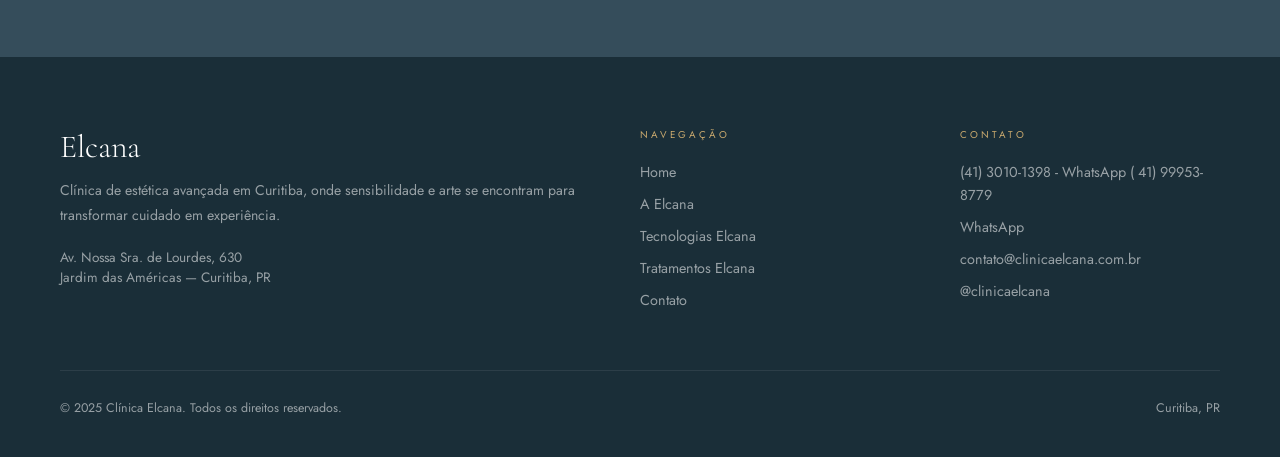
<file: contato.html>
<!DOCTYPE html>
<html lang="pt-BR">
<head>
  <meta charset="UTF-8">
  <meta name="viewport" content="width=device-width, initial-scale=1.0">
  <title>Contato — Clínica Elcana</title>
  <meta name="description" content="Clínica de estética avançada em Curitiba.">
  <link rel="icon" href="images/Favi_Elcana.png">
  <link rel="stylesheet" href="style.css">
</head>
<body>
<header id="hdr">
  <div class="h-inner">
    <a href="index.html" class="logo">
      <img src="images/Elcana_d9dae7.png" alt="Clínica Elcana" onerror="this.style.display='none'">
      <span class="logo-sub">Estética Avançada</span>
    </a>
    <nav>
      <a href="index.html" class="">Home</a>
      <a href="a-elcana.html" class="">A Elcana</a>
      <a href="tecnologias.html" class="">Tecnologias Elcana</a>
      <div class="dd">
        <a href="tratamentos.html" class="">Tratamentos Elcana</a>
        <div class="dd-menu">
          <p class="dd-div">Faciais</p>
          <a href="tratamentos.html#harmonizacao">Harmonização Facial</a>
          <a href="tratamentos.html#botox">Botox</a>
          <a href="tratamentos.html#bioestimuladores">Bioestimuladores de Colágeno</a>
          <a href="tratamentos.html#acido">Ácido Hialurônico</a>
          <a href="tratamentos.html#lavieen">Lavieen</a>
          <a href="tratamentos.html#ultraformer">Ultraformer MPT</a>
          <p class="dd-div">Corporais</p>
          <a href="tratamentos.html#glutea">Harmonização Glútea</a>
          <a href="tratamentos.html#ultraformer-corpo">Ultraformer MPT (Corpo)</a>
          <a href="tratamentos.html#bio-corpo">Bioestimuladores (Corpo)</a>
          <a href="tratamentos.html#emptiers">Emptiers</a>
        </div>
      </div>
      <a href="contato.html" class="ativo">Contato</a>
    </nav>
    <div class="hbg" onclick="openMenu()"><span></span><span></span><span></span></div>
  </div>
</header>
<div class="mob-nav" id="mobNav">
  <button class="mob-close" onclick="closeMenu()">✕</button>
  <a href="index.html" onclick="closeMenu()">Home</a>
  <a href="a-elcana.html" onclick="closeMenu()">A Elcana</a>
  <a href="tecnologias.html" onclick="closeMenu()">Tecnologias Elcana</a>
  <a href="tratamentos.html" onclick="closeMenu()">Tratamentos Elcana</a>
  <a href="contato.html" onclick="closeMenu()">Contato</a>
</div>

<div class="hero-int">
  <div class="hero-int-c">
    <span class="hero-int-tag">Fale conosco</span>
    <h1 class="hero-int-h1">Contato</h1>
  </div>
</div>

<section>
  <div class="cnt-grid">
    <div class="fi">
      <span class="sec-tag">Estamos aqui</span>
      <h2 class="sec-h2">Estamos aqui para cuidar de você, em cada detalhe.</h2>
      <div class="linha"></div>
      <p class="sec-p" style="margin-bottom:45px">Fale com a nossa equipe e descubra como podemos transformar sua beleza e bem-estar em uma experiência única.</p>
      <div class="cnt-item">
        <div class="cnt-ico"><svg viewBox="0 0 24 24"><path stroke-linecap="round" stroke-linejoin="round" d="M3 5a2 2 0 012-2h3.28a1 1 0 01.948.684l1.498 4.493a1 1 0 01-.502 1.21l-2.257 1.13a11.042 11.042 0 005.516 5.516l1.13-2.257a1 1 0 011.21-.502l4.493 1.498a1 1 0 01.684.949V19a2 2 0 01-2 2h-1C9.716 21 3 14.284 3 6V5z"/></svg></div>
        <div><span class="cnt-lbl">Telefone / WhatsApp</span><p class="cnt-val"><a href="tel:413010139841999538779">(41) 3010-1398 - WhatsApp ( 41) 99953-8779</a></p></div>
      </div>
      <div class="cnt-item">
        <div class="cnt-ico"><svg viewBox="0 0 24 24"><path stroke-linecap="round" stroke-linejoin="round" d="M3 8l7.89 5.26a2 2 0 002.22 0L21 8M5 19h14a2 2 0 002-2V7a2 2 0 00-2-2H5a2 2 0 00-2 2v10a2 2 0 002 2z"/></svg></div>
        <div><span class="cnt-lbl">E-mail</span><p class="cnt-val"><a href="mailto:contato@clinicaelcana.com.br">contato@clinicaelcana.com.br</a></p></div>
      </div>
      <div class="cnt-item">
        <div class="cnt-ico"><svg viewBox="0 0 24 24"><path stroke-linecap="round" stroke-linejoin="round" d="M17.657 16.657L13.414 20.9a1.998 1.998 0 01-2.827 0l-4.244-4.243a8 8 0 1111.314 0z"/><path stroke-linecap="round" stroke-linejoin="round" d="M15 11a3 3 0 11-6 0 3 3 0 016 0z"/></svg></div>
        <div><span class="cnt-lbl">Endereço</span><p class="cnt-val">Av. Nossa Senhora de Lourdes, 630<br>Jardim das Américas — Curitiba, PR</p></div>
      </div>
      <div class="cnt-item">
        <div class="cnt-ico"><svg viewBox="0 0 24 24"><rect x="2" y="2" width="20" height="20" rx="5" ry="5" stroke-linejoin="round"/><path stroke-linecap="round" stroke-linejoin="round" d="M16 11.37A4 4 0 1112.63 8 4 4 0 0116 11.37z"/><line x1="17.5" y1="6.5" x2="17.51" y2="6.5"/></svg></div>
        <div><span class="cnt-lbl">Instagram</span><p class="cnt-val"><a href="https://instagram.com/clinicaelcana" target="_blank">@clinicaelcana</a></p></div>
      </div>
      <br>
      <a href="https://wa.me/5541999538779" class="btnwa" target="_blank"><svg viewBox="0 0 24 24" fill="currentColor" width="18" height="18"><path d="M17.472 14.382c-.297-.149-1.758-.867-2.03-.967-.273-.099-.471-.148-.67.15-.197.297-.767.966-.94 1.164-.173.199-.347.223-.644.075-.297-.15-1.255-.463-2.39-1.475-.883-.788-1.48-1.761-1.653-2.059-.173-.297-.018-.458.13-.606.134-.133.298-.347.446-.52.149-.174.198-.298.298-.497.099-.198.05-.371-.025-.52-.075-.149-.669-1.612-.916-2.207-.242-.579-.487-.5-.669-.51-.173-.008-.371-.01-.57-.01-.198 0-.52.074-.792.372-.272.297-1.04 1.016-1.04 2.479 0 1.462 1.065 2.875 1.213 3.074.149.198 2.096 3.2 5.077 4.487.709.306 1.262.489 1.694.625.712.227 1.36.195 1.871.118.571-.085 1.758-.719 2.006-1.413.248-.694.248-1.289.173-1.413-.074-.124-.272-.198-.57-.347m-5.421 7.403h-.004a9.87 9.87 0 01-5.031-1.378l-.361-.214-3.741.982.998-3.648-.235-.374a9.86 9.86 0 01-1.51-5.26c.001-5.45 4.436-9.884 9.888-9.884 2.64 0 5.122 1.03 6.988 2.898a9.825 9.825 0 012.893 6.994c-.003 5.45-4.437 9.884-9.885 9.884m8.413-18.297A11.815 11.815 0 0012.05 0C5.495 0 .16 5.335.157 11.892c0 2.096.547 4.142 1.588 5.945L.057 24l6.305-1.654a11.882 11.882 0 005.683 1.448h.005c6.554 0 11.89-5.335 11.893-11.893a11.821 11.821 0 00-3.48-8.413z"/></svg>Falar no WhatsApp</a>
    </div>
    <div class="fi">
      <div class="mapa">
        <iframe src="https://www.google.com/maps/embed?pb=!1m18!1m12!1m3!1d3602.4!2d-49.2588!3d-25.4661!2m3!1f0!2f0!3f0!3m2!1i1024!2i768!4f13.1!3m3!1m2!1s0x94dce4cc61e4db35%3A0x4e01b88c0f6d43e0!2sAv.%20Nossa%20Sra.%20de%20Lourdes%2C%20630%20-%20Jardim%20das%20Am%C3%A9ricas%2C%20Curitiba%20-%20PR!5e0!3m2!1spt-BR!2sbr!4v1234567890" allowfullscreen loading="lazy"></iframe>
      </div>
    </div>
  </div>
</section>

<section class="cta-sec fi">
  <span class="sec-tag">Fale conosco</span>
  <h2 class="sec-h2" style="color:#fff">Cada resultado é tão único<br>quanto você.</h2>
  <p class="sec-p">Fale com a nossa equipe e descubra como podemos transformar sua beleza e bem-estar em uma experiência única.</p>
  <a href="https://wa.me/5541999538779" class="btnwa" target="_blank"><svg viewBox="0 0 24 24" fill="currentColor" width="18" height="18"><path d="M17.472 14.382c-.297-.149-1.758-.867-2.03-.967-.273-.099-.471-.148-.67.15-.197.297-.767.966-.94 1.164-.173.199-.347.223-.644.075-.297-.15-1.255-.463-2.39-1.475-.883-.788-1.48-1.761-1.653-2.059-.173-.297-.018-.458.13-.606.134-.133.298-.347.446-.52.149-.174.198-.298.298-.497.099-.198.05-.371-.025-.52-.075-.149-.669-1.612-.916-2.207-.242-.579-.487-.5-.669-.51-.173-.008-.371-.01-.57-.01-.198 0-.52.074-.792.372-.272.297-1.04 1.016-1.04 2.479 0 1.462 1.065 2.875 1.213 3.074.149.198 2.096 3.2 5.077 4.487.709.306 1.262.489 1.694.625.712.227 1.36.195 1.871.118.571-.085 1.758-.719 2.006-1.413.248-.694.248-1.289.173-1.413-.074-.124-.272-.198-.57-.347m-5.421 7.403h-.004a9.87 9.87 0 01-5.031-1.378l-.361-.214-3.741.982.998-3.648-.235-.374a9.86 9.86 0 01-1.51-5.26c.001-5.45 4.436-9.884 9.888-9.884 2.64 0 5.122 1.03 6.988 2.898a9.825 9.825 0 012.893 6.994c-.003 5.45-4.437 9.884-9.885 9.884m8.413-18.297A11.815 11.815 0 0012.05 0C5.495 0 .16 5.335.157 11.892c0 2.096.547 4.142 1.588 5.945L.057 24l6.305-1.654a11.882 11.882 0 005.683 1.448h.005c6.554 0 11.89-5.335 11.893-11.893a11.821 11.821 0 00-3.48-8.413z"/></svg>Falar no WhatsApp</a>
</section>

<footer>
  <div class="ft-grid">
    <div>
      <div class="ft-logo">Elcana</div>
      <p class="ft-p">Clínica de estética avançada em Curitiba, onde sensibilidade e arte se encontram para transformar cuidado em experiência.</p>
      <p style="font-size:.85rem">Av. Nossa Sra. de Lourdes, 630<br>Jardim das Américas — Curitiba, PR</p>
    </div>
    <div>
      <span class="ft-tag">Navegação</span>
      <ul class="ft-links">
        <li><a href="index.html">Home</a></li>
        <li><a href="a-elcana.html">A Elcana</a></li>
        <li><a href="tecnologias.html">Tecnologias Elcana</a></li>
        <li><a href="tratamentos.html">Tratamentos Elcana</a></li>
        <li><a href="contato.html">Contato</a></li>
      </ul>
    </div>
    <div>
      <span class="ft-tag">Contato</span>
      <ul class="ft-links">
        <li><a href="tel:413010139841999538779">(41) 3010-1398 - WhatsApp ( 41) 99953-8779</a></li>
        <li><a href="https://wa.me/5541999538779" target="_blank">WhatsApp</a></li>
        <li><a href="mailto:contato@clinicaelcana.com.br">contato@clinicaelcana.com.br</a></li>
        <li><a href="https://instagram.com/clinicaelcana" target="_blank">@clinicaelcana</a></li>
      </ul>
    </div>
  </div>
  <div class="ft-bot">
    <p>© 2025 Clínica Elcana. Todos os direitos reservados.</p>
    <p>Curitiba, PR</p>
  </div>
</footer>
<a href="https://wa.me/5541999538779" class="wa-float" target="_blank" title="WhatsApp"><svg viewBox="0 0 24 24"><path d="M17.472 14.382c-.297-.149-1.758-.867-2.03-.967-.273-.099-.471-.148-.67.15-.197.297-.767.966-.94 1.164-.173.199-.347.223-.644.075-.297-.15-1.255-.463-2.39-1.475-.883-.788-1.48-1.761-1.653-2.059-.173-.297-.018-.458.13-.606.134-.133.298-.347.446-.52.149-.174.198-.298.298-.497.099-.198.05-.371-.025-.52-.075-.149-.669-1.612-.916-2.207-.242-.579-.487-.5-.669-.51-.173-.008-.371-.01-.57-.01-.198 0-.52.074-.792.372-.272.297-1.04 1.016-1.04 2.479 0 1.462 1.065 2.875 1.213 3.074.149.198 2.096 3.2 5.077 4.487.709.306 1.262.489 1.694.625.712.227 1.36.195 1.871.118.571-.085 1.758-.719 2.006-1.413.248-.694.248-1.289.173-1.413-.074-.124-.272-.198-.57-.347m-5.421 7.403h-.004a9.87 9.87 0 01-5.031-1.378l-.361-.214-3.741.982.998-3.648-.235-.374a9.86 9.86 0 01-1.51-5.26c.001-5.45 4.436-9.884 9.888-9.884 2.64 0 5.122 1.03 6.988 2.898a9.825 9.825 0 012.893 6.994c-.003 5.45-4.437 9.884-9.885 9.884m8.413-18.297A11.815 11.815 0 0012.05 0C5.495 0 .16 5.335.157 11.892c0 2.096.547 4.142 1.588 5.945L.057 24l6.305-1.654a11.882 11.882 0 005.683 1.448h.005c6.554 0 11.89-5.335 11.893-11.893a11.821 11.821 0 00-3.48-8.413z"/></svg></a>
<script src="script.js"></script>
</body>
</html>
</file>
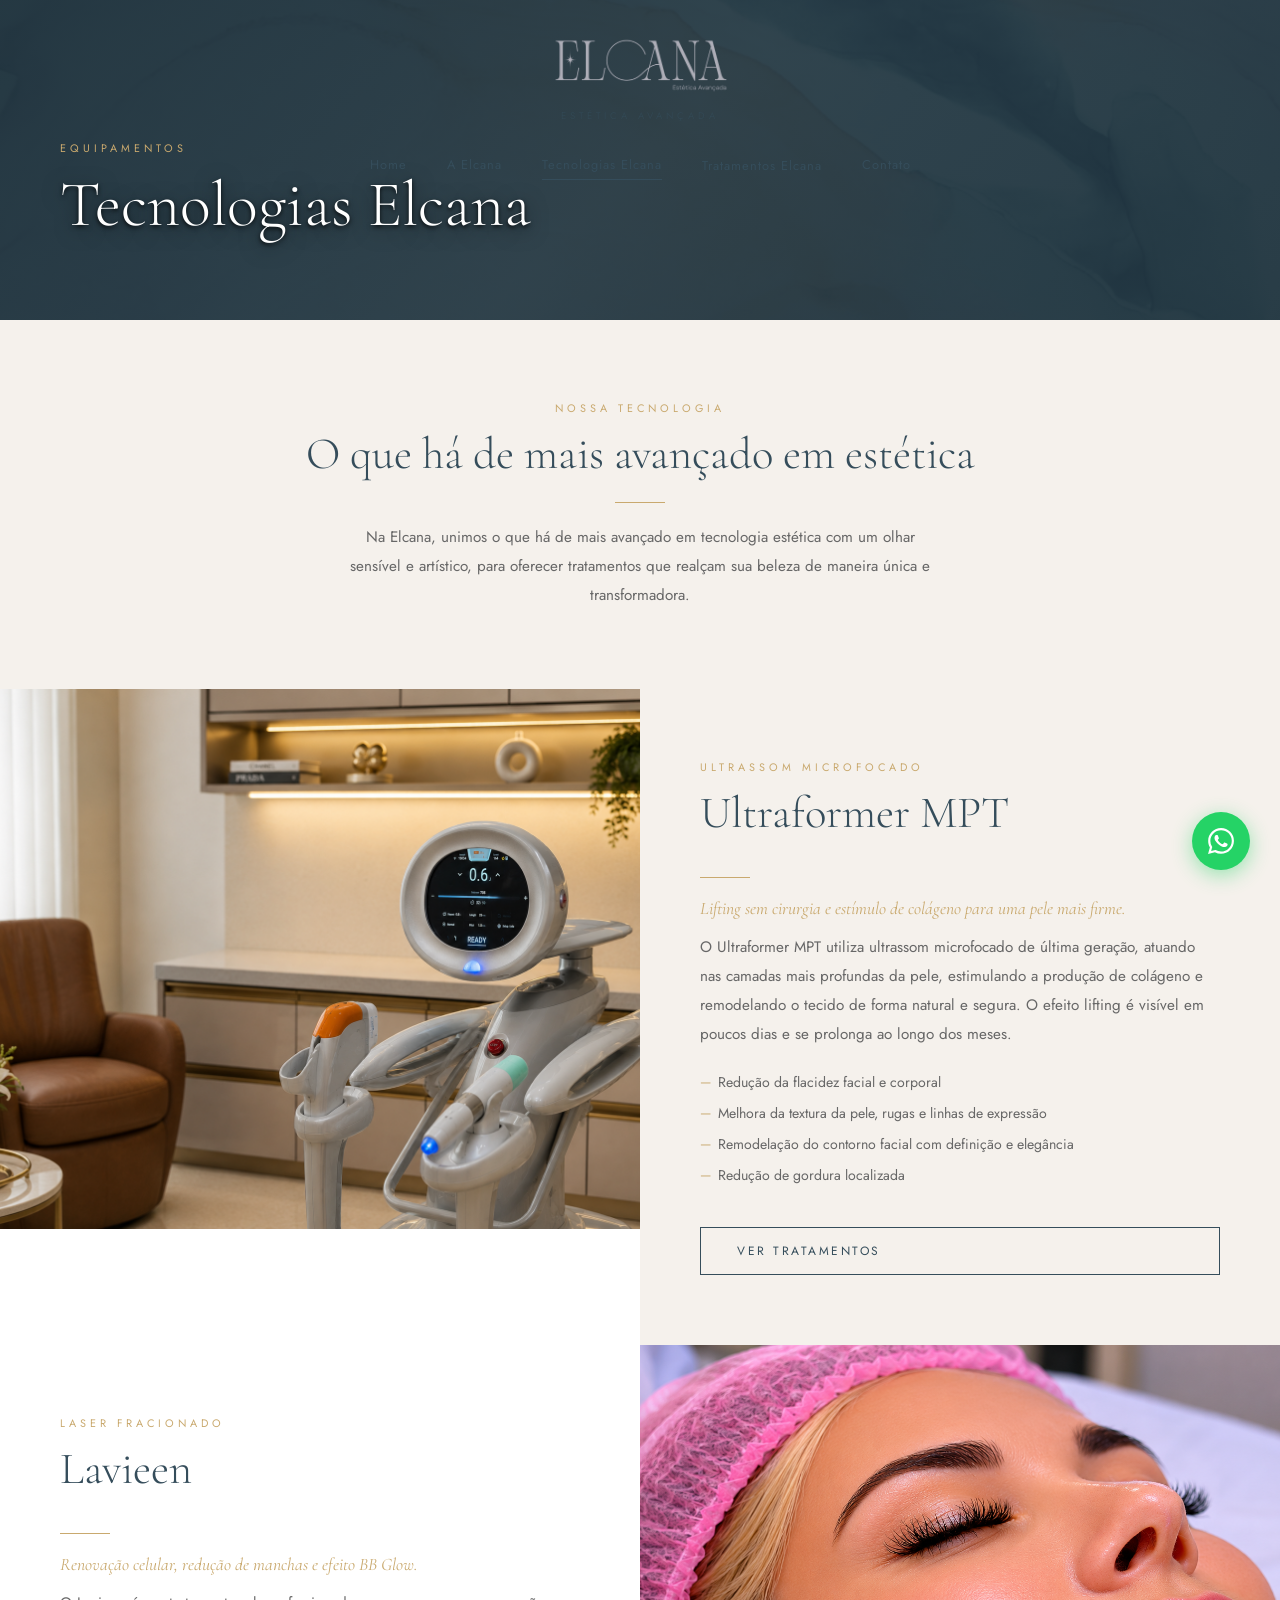
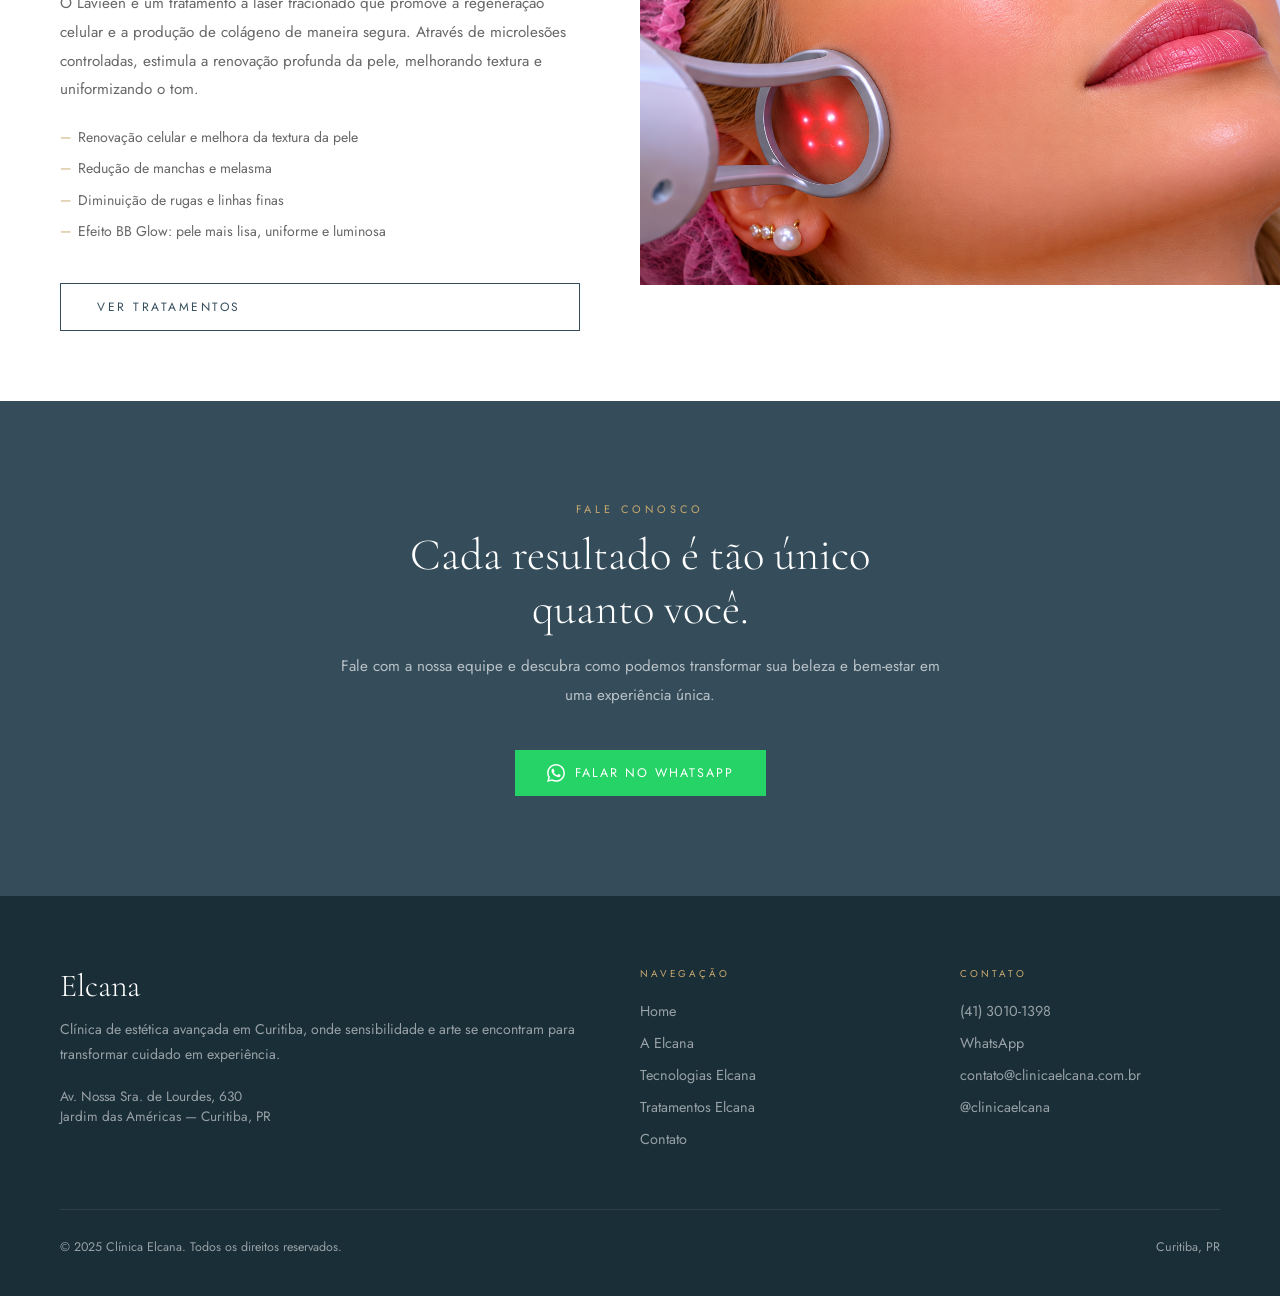
<file: tecnologias.html>
<!DOCTYPE html>
<html lang="pt-BR">
<head>
  <meta charset="UTF-8">
  <meta name="viewport" content="width=device-width, initial-scale=1.0">
  <title>Tecnologias Elcana — Clínica Elcana</title>
  <meta name="description" content="Clínica de estética avançada em Curitiba.">
  <link rel="icon" href="images/Favi_Elcana.png">
  <link rel="stylesheet" href="style.css">
</head>
<body>
<header id="hdr">
  <div class="h-inner">
    <a href="index.html" class="logo">
      <img src="images/Elcana_d9dae7.png" alt="Clínica Elcana" onerror="this.style.display='none'">
      <span class="logo-sub">Estética Avançada</span>
    </a>
    <nav>
      <a href="index.html" class="">Home</a>
      <a href="a-elcana.html" class="">A Elcana</a>
      <a href="tecnologias.html" class="ativo">Tecnologias Elcana</a>
      <div class="dd">
        <a href="tratamentos.html" class="">Tratamentos Elcana</a>
        <div class="dd-menu">
          <p class="dd-div">Faciais</p>
          <a href="tratamentos.html#harmonizacao">Harmonização Facial</a>
          <a href="tratamentos.html#botox">Botox</a>
          <a href="tratamentos.html#bioestimuladores">Bioestimuladores de Colágeno</a>
          <a href="tratamentos.html#acido">Ácido Hialurônico</a>
          <a href="tratamentos.html#lavieen">Lavieen</a>
          <a href="tratamentos.html#ultraformer">Ultraformer MPT</a>
          <p class="dd-div">Corporais</p>
          <a href="tratamentos.html#glutea">Harmonização Glútea</a>
          <a href="tratamentos.html#ultraformer-corpo">Ultraformer MPT (Corpo)</a>
          <a href="tratamentos.html#bio-corpo">Bioestimuladores (Corpo)</a>
          <a href="tratamentos.html#emptiers">Emptiers</a>
        </div>
      </div>
      <a href="contato.html" class="">Contato</a>
    </nav>
    <div class="hbg" onclick="openMenu()"><span></span><span></span><span></span></div>
  </div>
</header>
<div class="mob-nav" id="mobNav">
  <button class="mob-close" onclick="closeMenu()">✕</button>
  <a href="index.html" onclick="closeMenu()">Home</a>
  <a href="a-elcana.html" onclick="closeMenu()">A Elcana</a>
  <a href="tecnologias.html" onclick="closeMenu()">Tecnologias Elcana</a>
  <a href="tratamentos.html" onclick="closeMenu()">Tratamentos Elcana</a>
  <a href="contato.html" onclick="closeMenu()">Contato</a>
</div>

<div class="hero-int">
  <div class="hero-int-c">
    <span class="hero-int-tag">Equipamentos</span>
    <h1 class="hero-int-h1">Tecnologias Elcana</h1>
  </div>
</div>

<section style="background:var(--bege);padding:80px 60px">
  <div style="max-width:700px;margin:0 auto;text-align:center" class="fi">
    <span class="sec-tag">Nossa tecnologia</span>
    <h2 class="sec-h2">O que há de mais avançado em estética</h2>
    <div class="linha" style="margin:20px auto"></div>
    <p class="sec-p" style="margin:0 auto">Na Elcana, unimos o que há de mais avançado em tecnologia estética com um olhar sensível e artístico, para oferecer tratamentos que realçam sua beleza de maneira única e transformadora.</p>
  </div>
</section>

<div class="tec-bloco fi">
  <div class="tec-img"><img src="images/Ultraformer.png" alt="Ultraformer MPT"></div>
  <div class="tec-txt">
    <span class="sec-tag">Ultrassom Microfocado</span>
    <h2 class="sec-h2">Ultraformer MPT</h2>
    <div class="linha"></div>
    <p class="trat-tag">Lifting sem cirurgia e estímulo de colágeno para uma pele mais firme.</p>
    <p class="sec-p">O Ultraformer MPT utiliza ultrassom microfocado de última geração, atuando nas camadas mais profundas da pele, estimulando a produção de colágeno e remodelando o tecido de forma natural e segura. O efeito lifting é visível em poucos dias e se prolonga ao longo dos meses.</p>
    <ul class="ben-lista" style="margin-top:18px">
      <li>Redução da flacidez facial e corporal</li>
      <li>Melhora da textura da pele, rugas e linhas de expressão</li>
      <li>Remodelação do contorno facial com definição e elegância</li>
      <li>Redução de gordura localizada</li>
    </ul>
    <a href="tratamentos.html#ultraformer" class="btn" style="margin-top:10px">Ver Tratamentos</a>
  </div>
</div>

<div class="tec-bloco inv fi">
  <div class="tec-img"><img src="images/LAVIEEN2.png" alt="Lavieen"></div>
  <div class="tec-txt">
    <span class="sec-tag">Laser Fracionado</span>
    <h2 class="sec-h2">Lavieen</h2>
    <div class="linha"></div>
    <p class="trat-tag">Renovação celular, redução de manchas e efeito BB Glow.</p>
    <p class="sec-p">O Lavieen é um tratamento a laser fracionado que promove a regeneração celular e a produção de colágeno de maneira segura. Através de microlesões controladas, estimula a renovação profunda da pele, melhorando textura e uniformizando o tom.</p>
    <ul class="ben-lista" style="margin-top:18px">
      <li>Renovação celular e melhora da textura da pele</li>
      <li>Redução de manchas e melasma</li>
      <li>Diminuição de rugas e linhas finas</li>
      <li>Efeito BB Glow: pele mais lisa, uniforme e luminosa</li>
    </ul>
    <a href="tratamentos.html#lavieen" class="btn" style="margin-top:10px">Ver Tratamentos</a>
  </div>
</div>

<section class="cta-sec fi">
  <span class="sec-tag">Fale conosco</span>
  <h2 class="sec-h2" style="color:#fff">Cada resultado é tão único<br>quanto você.</h2>
  <p class="sec-p">Fale com a nossa equipe e descubra como podemos transformar sua beleza e bem-estar em uma experiência única.</p>
  <a href="https://wa.me/5541999538779" class="btnwa" target="_blank"><svg viewBox="0 0 24 24" fill="currentColor" width="18" height="18"><path d="M17.472 14.382c-.297-.149-1.758-.867-2.03-.967-.273-.099-.471-.148-.67.15-.197.297-.767.966-.94 1.164-.173.199-.347.223-.644.075-.297-.15-1.255-.463-2.39-1.475-.883-.788-1.48-1.761-1.653-2.059-.173-.297-.018-.458.13-.606.134-.133.298-.347.446-.52.149-.174.198-.298.298-.497.099-.198.05-.371-.025-.52-.075-.149-.669-1.612-.916-2.207-.242-.579-.487-.5-.669-.51-.173-.008-.371-.01-.57-.01-.198 0-.52.074-.792.372-.272.297-1.04 1.016-1.04 2.479 0 1.462 1.065 2.875 1.213 3.074.149.198 2.096 3.2 5.077 4.487.709.306 1.262.489 1.694.625.712.227 1.36.195 1.871.118.571-.085 1.758-.719 2.006-1.413.248-.694.248-1.289.173-1.413-.074-.124-.272-.198-.57-.347m-5.421 7.403h-.004a9.87 9.87 0 01-5.031-1.378l-.361-.214-3.741.982.998-3.648-.235-.374a9.86 9.86 0 01-1.51-5.26c.001-5.45 4.436-9.884 9.888-9.884 2.64 0 5.122 1.03 6.988 2.898a9.825 9.825 0 012.893 6.994c-.003 5.45-4.437 9.884-9.885 9.884m8.413-18.297A11.815 11.815 0 0012.05 0C5.495 0 .16 5.335.157 11.892c0 2.096.547 4.142 1.588 5.945L.057 24l6.305-1.654a11.882 11.882 0 005.683 1.448h.005c6.554 0 11.89-5.335 11.893-11.893a11.821 11.821 0 00-3.48-8.413z"/></svg>Falar no WhatsApp</a>
</section>

<footer>
  <div class="ft-grid">
    <div>
      <div class="ft-logo">Elcana</div>
      <p class="ft-p">Clínica de estética avançada em Curitiba, onde sensibilidade e arte se encontram para transformar cuidado em experiência.</p>
      <p style="font-size:.85rem">Av. Nossa Sra. de Lourdes, 630<br>Jardim das Américas — Curitiba, PR</p>
    </div>
    <div>
      <span class="ft-tag">Navegação</span>
      <ul class="ft-links">
        <li><a href="index.html">Home</a></li>
        <li><a href="a-elcana.html">A Elcana</a></li>
        <li><a href="tecnologias.html">Tecnologias Elcana</a></li>
        <li><a href="tratamentos.html">Tratamentos Elcana</a></li>
        <li><a href="contato.html">Contato</a></li>
      </ul>
    </div>
    <div>
      <span class="ft-tag">Contato</span>
      <ul class="ft-links">
        <li><a href="tel:4130101398">(41) 3010-1398</a></li>
        <li><a href="https://wa.me/5541999538779" target="_blank">WhatsApp</a></li>
        <li><a href="mailto:contato@clinicaelcana.com.br">contato@clinicaelcana.com.br</a></li>
        <li><a href="https://instagram.com/clinicaelcana" target="_blank">@clinicaelcana</a></li>
      </ul>
    </div>
  </div>
  <div class="ft-bot">
    <p>© 2025 Clínica Elcana. Todos os direitos reservados.</p>
    <p>Curitiba, PR</p>
  </div>
</footer>
<a href="https://wa.me/5541999538779" class="wa-float" target="_blank" title="WhatsApp"><svg viewBox="0 0 24 24"><path d="M17.472 14.382c-.297-.149-1.758-.867-2.03-.967-.273-.099-.471-.148-.67.15-.197.297-.767.966-.94 1.164-.173.199-.347.223-.644.075-.297-.15-1.255-.463-2.39-1.475-.883-.788-1.48-1.761-1.653-2.059-.173-.297-.018-.458.13-.606.134-.133.298-.347.446-.52.149-.174.198-.298.298-.497.099-.198.05-.371-.025-.52-.075-.149-.669-1.612-.916-2.207-.242-.579-.487-.5-.669-.51-.173-.008-.371-.01-.57-.01-.198 0-.52.074-.792.372-.272.297-1.04 1.016-1.04 2.479 0 1.462 1.065 2.875 1.213 3.074.149.198 2.096 3.2 5.077 4.487.709.306 1.262.489 1.694.625.712.227 1.36.195 1.871.118.571-.085 1.758-.719 2.006-1.413.248-.694.248-1.289.173-1.413-.074-.124-.272-.198-.57-.347m-5.421 7.403h-.004a9.87 9.87 0 01-5.031-1.378l-.361-.214-3.741.982.998-3.648-.235-.374a9.86 9.86 0 01-1.51-5.26c.001-5.45 4.436-9.884 9.888-9.884 2.64 0 5.122 1.03 6.988 2.898a9.825 9.825 0 012.893 6.994c-.003 5.45-4.437 9.884-9.885 9.884m8.413-18.297A11.815 11.815 0 0012.05 0C5.495 0 .16 5.335.157 11.892c0 2.096.547 4.142 1.588 5.945L.057 24l6.305-1.654a11.882 11.882 0 005.683 1.448h.005c6.554 0 11.89-5.335 11.893-11.893a11.821 11.821 0 00-3.48-8.413z"/></svg></a>
<script src="script.js"></script>
</body>
</html>
</file>
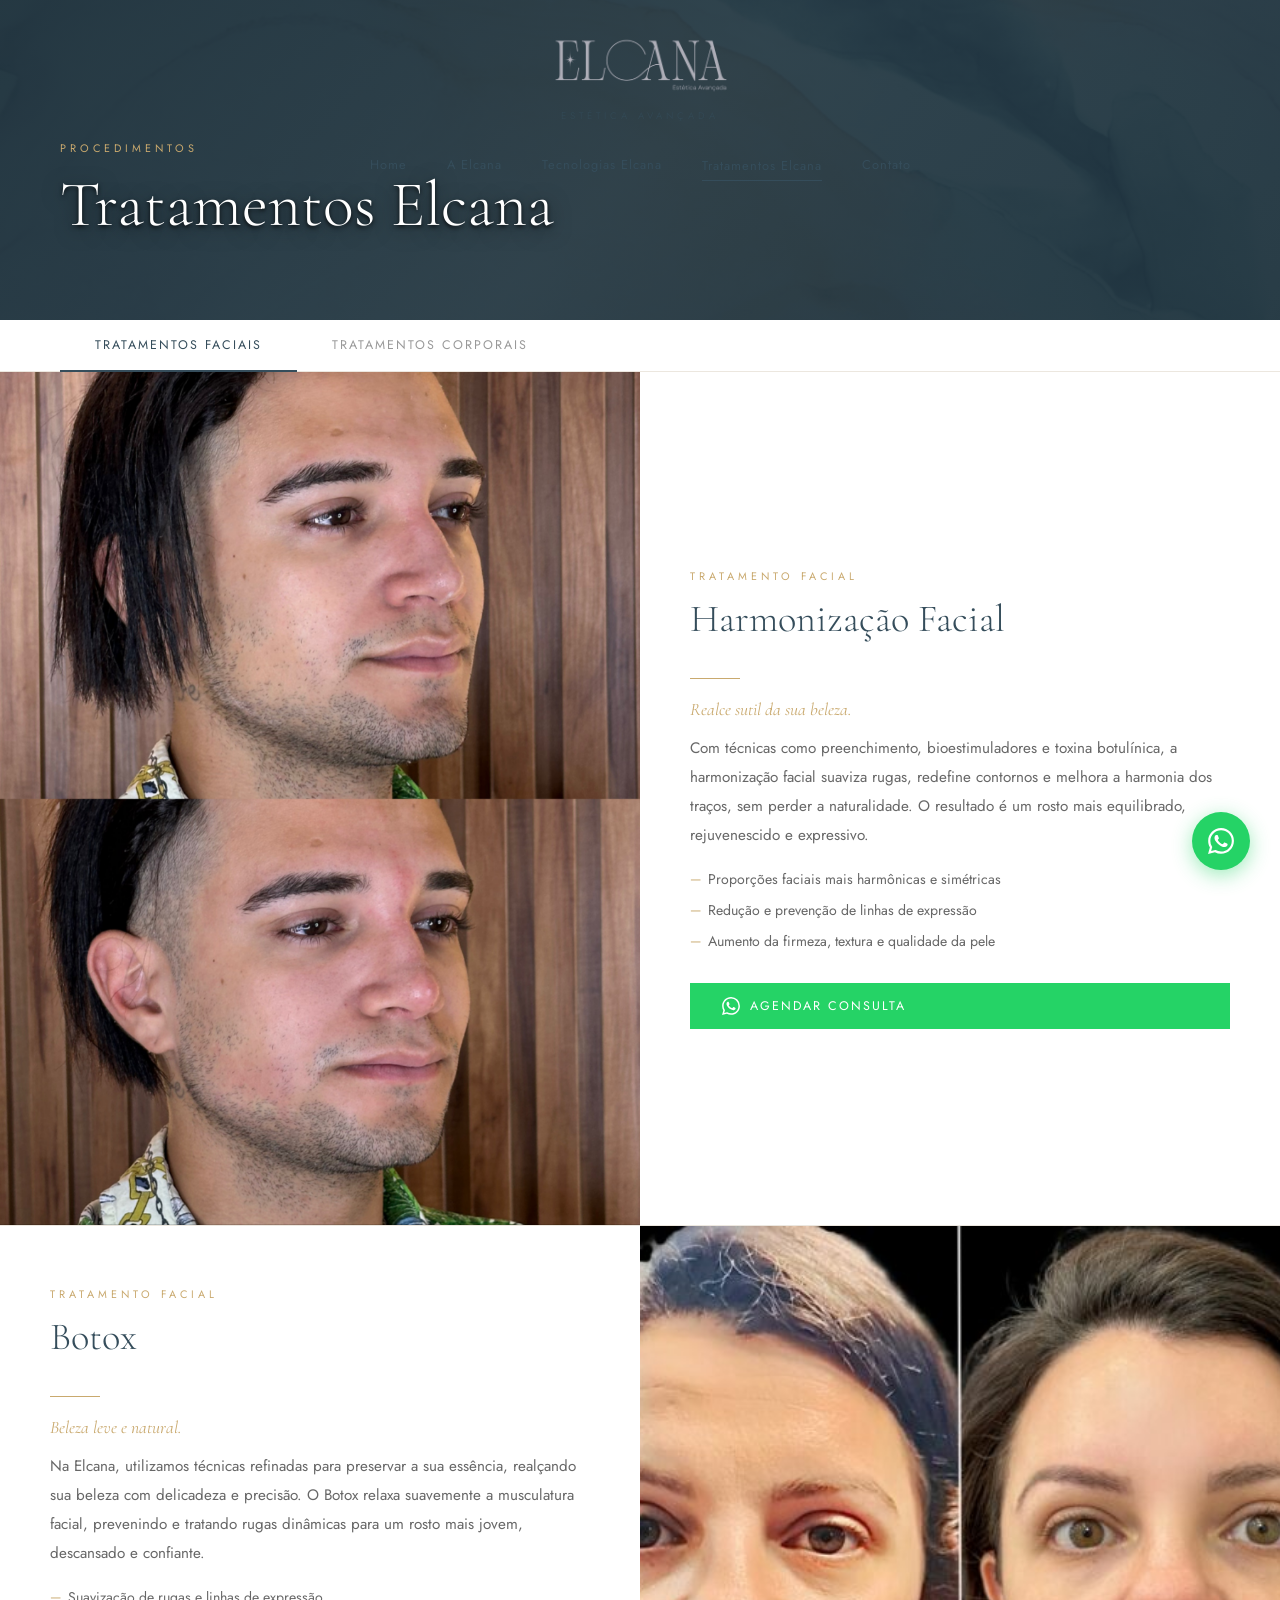
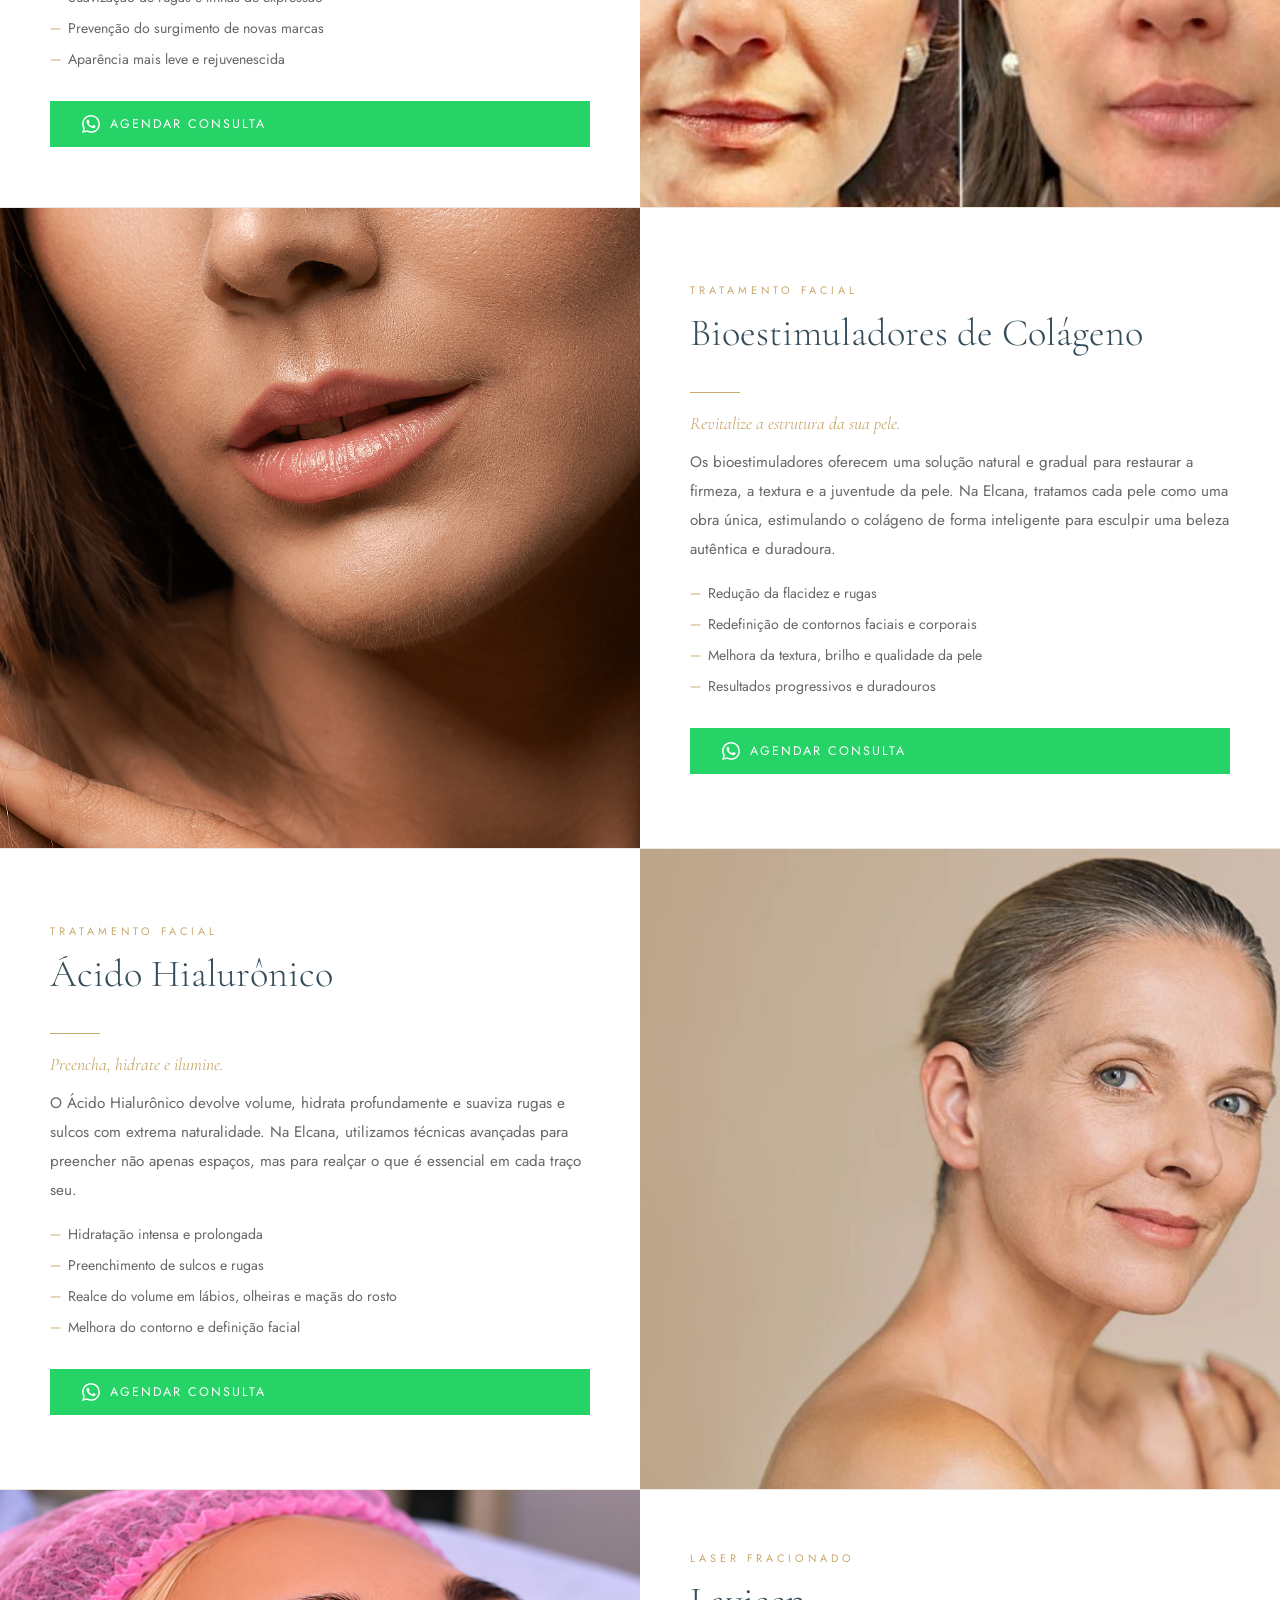
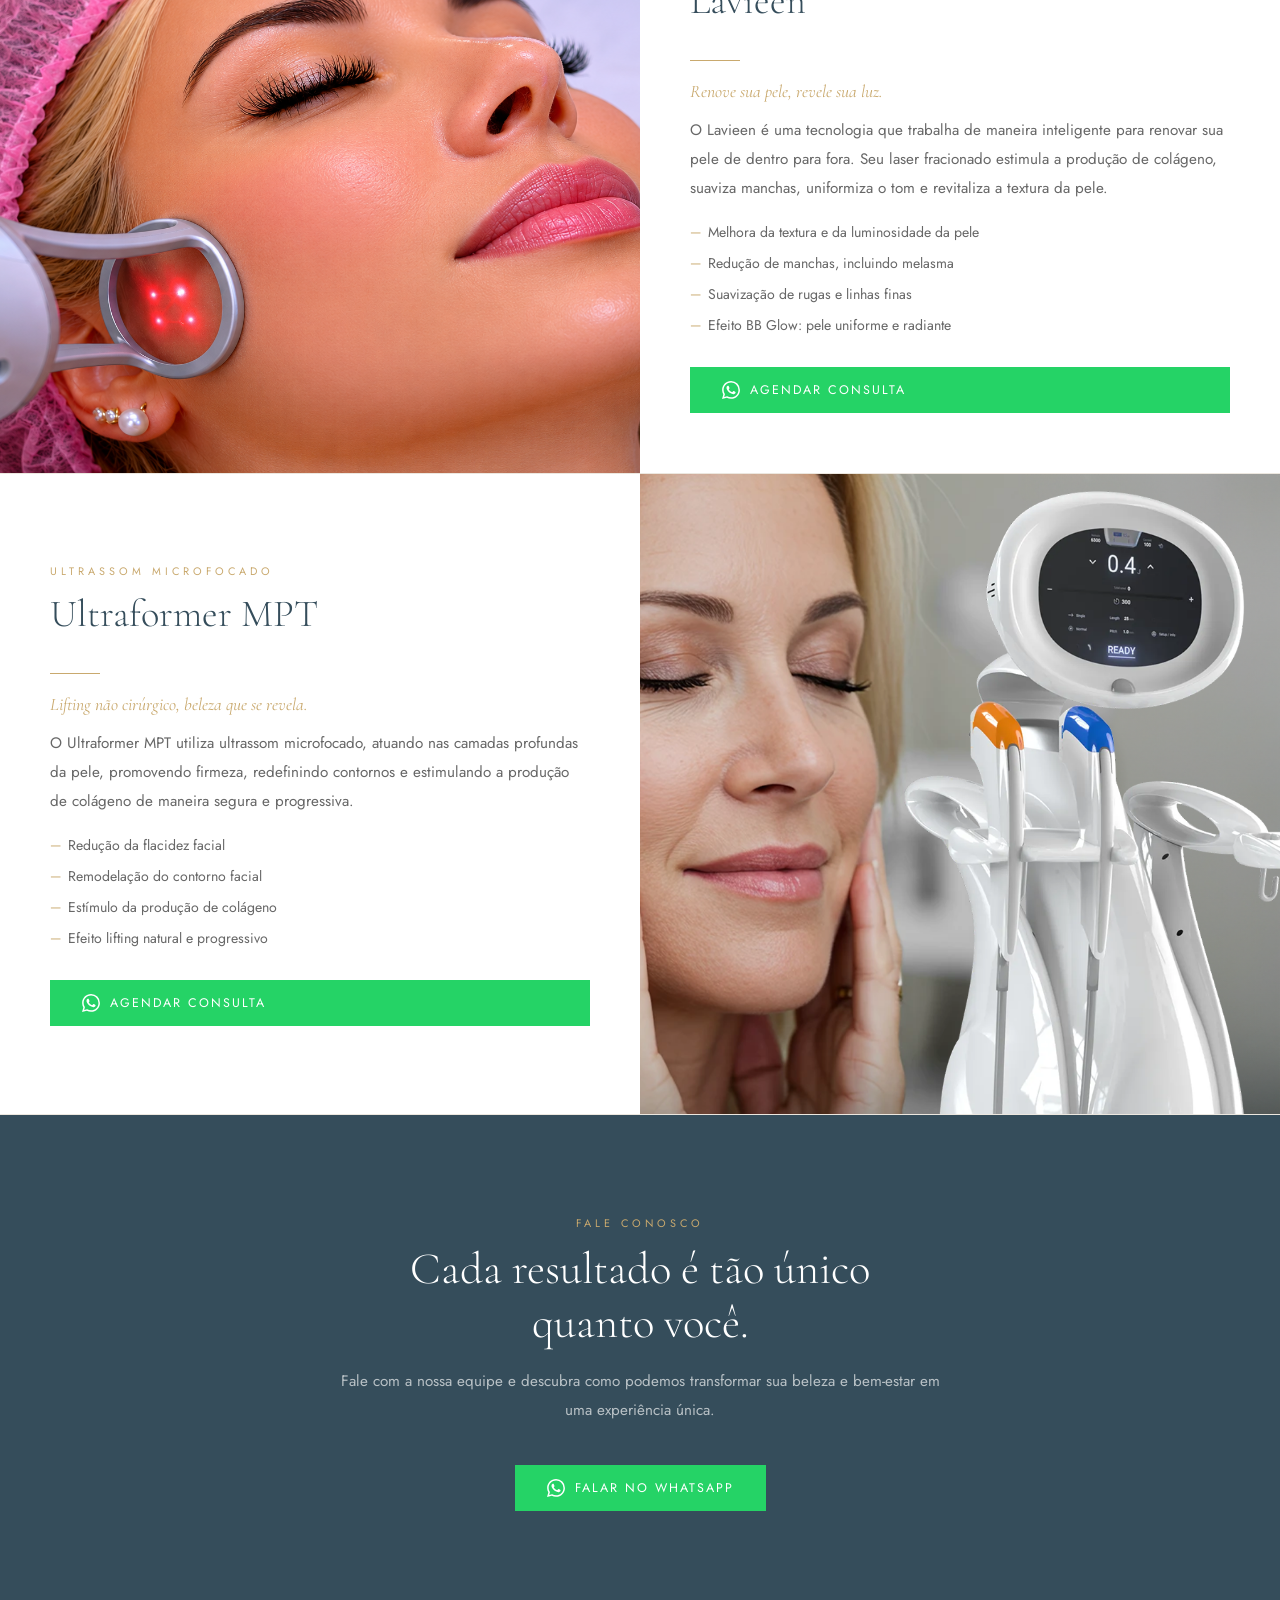
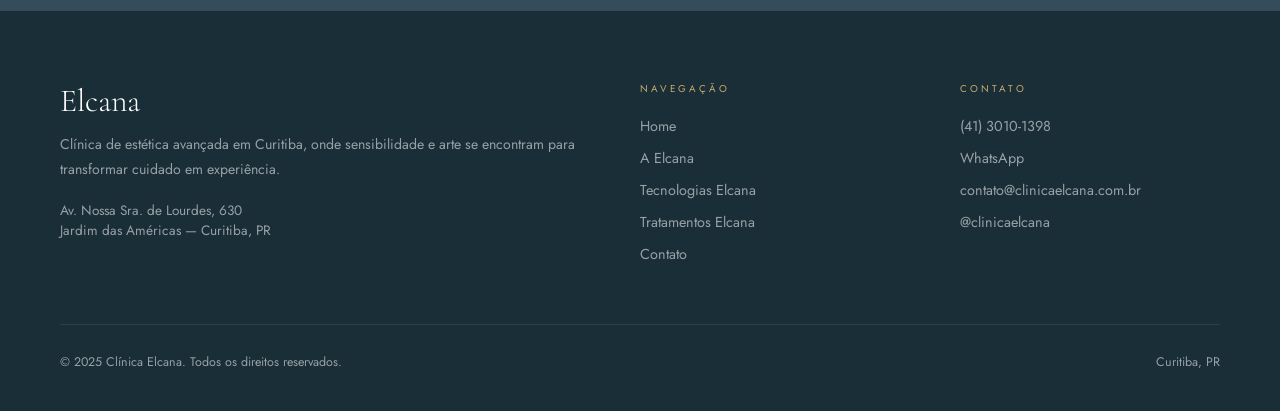
<file: tratamentos.html>
<!DOCTYPE html>
<html lang="pt-BR">
<head>
  <meta charset="UTF-8">
  <meta name="viewport" content="width=device-width, initial-scale=1.0">
  <title>Tratamentos Elcana — Clínica Elcana</title>
  <link rel="icon" href="images/Favi_Elcana.png">
  <link rel="stylesheet" href="style.css">
</head>
<body>
<header id="hdr">
  <div class="h-inner">
    <a href="index.html" class="logo">
      <img src="images/Elcana_d9dae7.png" alt="Clínica Elcana" onerror="this.style.display='none'">
      <span class="logo-sub">Estética Avançada</span>
    </a>
    <nav>
      <a href="index.html" class="">Home</a>
      <a href="a-elcana.html" class="">A Elcana</a>
      <a href="tecnologias.html" class="">Tecnologias Elcana</a>
      <div class="dd">
        <a href="tratamentos.html" class="ativo">Tratamentos Elcana</a>
        <div class="dd-menu">
          <p class="dd-div">Faciais</p>
          <a href="tratamentos.html#harmonizacao">Harmonização Facial</a>
          <a href="tratamentos.html#botox">Botox</a>
          <a href="tratamentos.html#bioestimuladores">Bioestimuladores de Colágeno</a>
          <a href="tratamentos.html#acido">Ácido Hialurônico</a>
          <a href="tratamentos.html#lavieen">Lavieen</a>
          <a href="tratamentos.html#ultraformer">Ultraformer MPT</a>
          <p class="dd-div">Corporais</p>
          <a href="tratamentos.html#glutea">Harmonização Glútea</a>
          <a href="tratamentos.html#ultraformer-corpo">Ultraformer MPT (Corpo)</a>
          <a href="tratamentos.html#bio-corpo">Bioestimuladores (Corpo)</a>
          <a href="tratamentos.html#emptiers">Emptiers</a>
        </div>
      </div>
      <a href="contato.html" class="">Contato</a>
    </nav>
    <div class="hbg" onclick="openMenu()"><span></span><span></span><span></span></div>
  </div>
</header>
<div class="mob-nav" id="mobNav">
  <button class="mob-close" onclick="closeMenu()">✕</button>
  <a href="index.html" onclick="closeMenu()">Home</a>
  <a href="a-elcana.html" onclick="closeMenu()">A Elcana</a>
  <a href="tecnologias.html" onclick="closeMenu()">Tecnologias Elcana</a>
  <a href="tratamentos.html" onclick="closeMenu()">Tratamentos Elcana</a>
  <a href="contato.html" onclick="closeMenu()">Contato</a>
</div>

<div class="hero-int">
  <div class="hero-int-c">
    <span class="hero-int-tag">Procedimentos</span>
    <h1 class="hero-int-h1">Tratamentos Elcana</h1>
  </div>
</div>

<div class="tab-wrap">
  <div class="tabs-nav" style="padding:0 60px;background:#fff">
    <button class="tab-btn on" onclick="showTab('faciais',this)">Tratamentos Faciais</button>
    <button class="tab-btn" onclick="showTab('corporais',this)">Tratamentos Corporais</button>
  </div>

  <div id="faciais" class="tab-panel on">
    <div id="harmonizacao" class="trat-bloco fi">
  <div class="trat-img"><img src="images/PELE.png" alt="Harmonização Facial" onerror="this.style.background='var(--bege)'"></div>
  <div class="trat-txt">
    <span class="sec-tag">Tratamento Facial</span>
    <h2 class="sec-h2" style="font-size:clamp(1.8rem,3vw,2.6rem)">Harmonização Facial</h2>
    <div class="linha"></div>
    <p class="trat-tag">Realce sutil da sua beleza.</p>
    <p class="sec-p">Com técnicas como preenchimento, bioestimuladores e toxina botulínica, a harmonização facial suaviza rugas, redefine contornos e melhora a harmonia dos traços, sem perder a naturalidade. O resultado é um rosto mais equilibrado, rejuvenescido e expressivo.</p>
    <ul class="ben-lista"><li>Proporções faciais mais harmônicas e simétricas</li><li>Redução e prevenção de linhas de expressão</li><li>Aumento da firmeza, textura e qualidade da pele</li></ul>
    <a href="https://wa.me/5541999538779" class="btnwa" target="_blank"><svg viewBox="0 0 24 24" fill="currentColor" width="18" height="18"><path d="M17.472 14.382c-.297-.149-1.758-.867-2.03-.967-.273-.099-.471-.148-.67.15-.197.297-.767.966-.94 1.164-.173.199-.347.223-.644.075-.297-.15-1.255-.463-2.39-1.475-.883-.788-1.48-1.761-1.653-2.059-.173-.297-.018-.458.13-.606.134-.133.298-.347.446-.52.149-.174.198-.298.298-.497.099-.198.05-.371-.025-.52-.075-.149-.669-1.612-.916-2.207-.242-.579-.487-.5-.669-.51-.173-.008-.371-.01-.57-.01-.198 0-.52.074-.792.372-.272.297-1.04 1.016-1.04 2.479 0 1.462 1.065 2.875 1.213 3.074.149.198 2.096 3.2 5.077 4.487.709.306 1.262.489 1.694.625.712.227 1.36.195 1.871.118.571-.085 1.758-.719 2.006-1.413.248-.694.248-1.289.173-1.413-.074-.124-.272-.198-.57-.347m-5.421 7.403h-.004a9.87 9.87 0 01-5.031-1.378l-.361-.214-3.741.982.998-3.648-.235-.374a9.86 9.86 0 01-1.51-5.26c.001-5.45 4.436-9.884 9.888-9.884 2.64 0 5.122 1.03 6.988 2.898a9.825 9.825 0 012.893 6.994c-.003 5.45-4.437 9.884-9.885 9.884m8.413-18.297A11.815 11.815 0 0012.05 0C5.495 0 .16 5.335.157 11.892c0 2.096.547 4.142 1.588 5.945L.057 24l6.305-1.654a11.882 11.882 0 005.683 1.448h.005c6.554 0 11.89-5.335 11.893-11.893a11.821 11.821 0 00-3.48-8.413z"/></svg>Agendar Consulta</a>
  </div>
</div>
    <div id="botox" class="trat-bloco inv fi">
  <div class="trat-img"><img src="images/BOTOX2.png" alt="Botox" onerror="this.style.background='var(--bege)'"></div>
  <div class="trat-txt">
    <span class="sec-tag">Tratamento Facial</span>
    <h2 class="sec-h2" style="font-size:clamp(1.8rem,3vw,2.6rem)">Botox</h2>
    <div class="linha"></div>
    <p class="trat-tag">Beleza leve e natural.</p>
    <p class="sec-p">Na Elcana, utilizamos técnicas refinadas para preservar a sua essência, realçando sua beleza com delicadeza e precisão. O Botox relaxa suavemente a musculatura facial, prevenindo e tratando rugas dinâmicas para um rosto mais jovem, descansado e confiante.</p>
    <ul class="ben-lista"><li>Suavização de rugas e linhas de expressão</li><li>Prevenção do surgimento de novas marcas</li><li>Aparência mais leve e rejuvenescida</li></ul>
    <a href="https://wa.me/5541999538779" class="btnwa" target="_blank"><svg viewBox="0 0 24 24" fill="currentColor" width="18" height="18"><path d="M17.472 14.382c-.297-.149-1.758-.867-2.03-.967-.273-.099-.471-.148-.67.15-.197.297-.767.966-.94 1.164-.173.199-.347.223-.644.075-.297-.15-1.255-.463-2.39-1.475-.883-.788-1.48-1.761-1.653-2.059-.173-.297-.018-.458.13-.606.134-.133.298-.347.446-.52.149-.174.198-.298.298-.497.099-.198.05-.371-.025-.52-.075-.149-.669-1.612-.916-2.207-.242-.579-.487-.5-.669-.51-.173-.008-.371-.01-.57-.01-.198 0-.52.074-.792.372-.272.297-1.04 1.016-1.04 2.479 0 1.462 1.065 2.875 1.213 3.074.149.198 2.096 3.2 5.077 4.487.709.306 1.262.489 1.694.625.712.227 1.36.195 1.871.118.571-.085 1.758-.719 2.006-1.413.248-.694.248-1.289.173-1.413-.074-.124-.272-.198-.57-.347m-5.421 7.403h-.004a9.87 9.87 0 01-5.031-1.378l-.361-.214-3.741.982.998-3.648-.235-.374a9.86 9.86 0 01-1.51-5.26c.001-5.45 4.436-9.884 9.888-9.884 2.64 0 5.122 1.03 6.988 2.898a9.825 9.825 0 012.893 6.994c-.003 5.45-4.437 9.884-9.885 9.884m8.413-18.297A11.815 11.815 0 0012.05 0C5.495 0 .16 5.335.157 11.892c0 2.096.547 4.142 1.588 5.945L.057 24l6.305-1.654a11.882 11.882 0 005.683 1.448h.005c6.554 0 11.89-5.335 11.893-11.893a11.821 11.821 0 00-3.48-8.413z"/></svg>Agendar Consulta</a>
  </div>
</div>
    <div id="bioestimuladores" class="trat-bloco fi">
  <div class="trat-img"><img src="images/botox.png" alt="Bioestimuladores de Colágeno" onerror="this.style.background='var(--bege)'"></div>
  <div class="trat-txt">
    <span class="sec-tag">Tratamento Facial</span>
    <h2 class="sec-h2" style="font-size:clamp(1.8rem,3vw,2.6rem)">Bioestimuladores de Colágeno</h2>
    <div class="linha"></div>
    <p class="trat-tag">Revitalize a estrutura da sua pele.</p>
    <p class="sec-p">Os bioestimuladores oferecem uma solução natural e gradual para restaurar a firmeza, a textura e a juventude da pele. Na Elcana, tratamos cada pele como uma obra única, estimulando o colágeno de forma inteligente para esculpir uma beleza autêntica e duradoura.</p>
    <ul class="ben-lista"><li>Redução da flacidez e rugas</li><li>Redefinição de contornos faciais e corporais</li><li>Melhora da textura, brilho e qualidade da pele</li><li>Resultados progressivos e duradouros</li></ul>
    <a href="https://wa.me/5541999538779" class="btnwa" target="_blank"><svg viewBox="0 0 24 24" fill="currentColor" width="18" height="18"><path d="M17.472 14.382c-.297-.149-1.758-.867-2.03-.967-.273-.099-.471-.148-.67.15-.197.297-.767.966-.94 1.164-.173.199-.347.223-.644.075-.297-.15-1.255-.463-2.39-1.475-.883-.788-1.48-1.761-1.653-2.059-.173-.297-.018-.458.13-.606.134-.133.298-.347.446-.52.149-.174.198-.298.298-.497.099-.198.05-.371-.025-.52-.075-.149-.669-1.612-.916-2.207-.242-.579-.487-.5-.669-.51-.173-.008-.371-.01-.57-.01-.198 0-.52.074-.792.372-.272.297-1.04 1.016-1.04 2.479 0 1.462 1.065 2.875 1.213 3.074.149.198 2.096 3.2 5.077 4.487.709.306 1.262.489 1.694.625.712.227 1.36.195 1.871.118.571-.085 1.758-.719 2.006-1.413.248-.694.248-1.289.173-1.413-.074-.124-.272-.198-.57-.347m-5.421 7.403h-.004a9.87 9.87 0 01-5.031-1.378l-.361-.214-3.741.982.998-3.648-.235-.374a9.86 9.86 0 01-1.51-5.26c.001-5.45 4.436-9.884 9.888-9.884 2.64 0 5.122 1.03 6.988 2.898a9.825 9.825 0 012.893 6.994c-.003 5.45-4.437 9.884-9.885 9.884m8.413-18.297A11.815 11.815 0 0012.05 0C5.495 0 .16 5.335.157 11.892c0 2.096.547 4.142 1.588 5.945L.057 24l6.305-1.654a11.882 11.882 0 005.683 1.448h.005c6.554 0 11.89-5.335 11.893-11.893a11.821 11.821 0 00-3.48-8.413z"/></svg>Agendar Consulta</a>
  </div>
</div>
    <div id="acido" class="trat-bloco inv fi">
  <div class="trat-img"><img src="images/Pele_Madura1.jpg" alt="Ácido Hialurônico" onerror="this.style.background='var(--bege)'"></div>
  <div class="trat-txt">
    <span class="sec-tag">Tratamento Facial</span>
    <h2 class="sec-h2" style="font-size:clamp(1.8rem,3vw,2.6rem)">Ácido Hialurônico</h2>
    <div class="linha"></div>
    <p class="trat-tag">Preencha, hidrate e ilumine.</p>
    <p class="sec-p">O Ácido Hialurônico devolve volume, hidrata profundamente e suaviza rugas e sulcos com extrema naturalidade. Na Elcana, utilizamos técnicas avançadas para preencher não apenas espaços, mas para realçar o que é essencial em cada traço seu.</p>
    <ul class="ben-lista"><li>Hidratação intensa e prolongada</li><li>Preenchimento de sulcos e rugas</li><li>Realce do volume em lábios, olheiras e maçãs do rosto</li><li>Melhora do contorno e definição facial</li></ul>
    <a href="https://wa.me/5541999538779" class="btnwa" target="_blank"><svg viewBox="0 0 24 24" fill="currentColor" width="18" height="18"><path d="M17.472 14.382c-.297-.149-1.758-.867-2.03-.967-.273-.099-.471-.148-.67.15-.197.297-.767.966-.94 1.164-.173.199-.347.223-.644.075-.297-.15-1.255-.463-2.39-1.475-.883-.788-1.48-1.761-1.653-2.059-.173-.297-.018-.458.13-.606.134-.133.298-.347.446-.52.149-.174.198-.298.298-.497.099-.198.05-.371-.025-.52-.075-.149-.669-1.612-.916-2.207-.242-.579-.487-.5-.669-.51-.173-.008-.371-.01-.57-.01-.198 0-.52.074-.792.372-.272.297-1.04 1.016-1.04 2.479 0 1.462 1.065 2.875 1.213 3.074.149.198 2.096 3.2 5.077 4.487.709.306 1.262.489 1.694.625.712.227 1.36.195 1.871.118.571-.085 1.758-.719 2.006-1.413.248-.694.248-1.289.173-1.413-.074-.124-.272-.198-.57-.347m-5.421 7.403h-.004a9.87 9.87 0 01-5.031-1.378l-.361-.214-3.741.982.998-3.648-.235-.374a9.86 9.86 0 01-1.51-5.26c.001-5.45 4.436-9.884 9.888-9.884 2.64 0 5.122 1.03 6.988 2.898a9.825 9.825 0 012.893 6.994c-.003 5.45-4.437 9.884-9.885 9.884m8.413-18.297A11.815 11.815 0 0012.05 0C5.495 0 .16 5.335.157 11.892c0 2.096.547 4.142 1.588 5.945L.057 24l6.305-1.654a11.882 11.882 0 005.683 1.448h.005c6.554 0 11.89-5.335 11.893-11.893a11.821 11.821 0 00-3.48-8.413z"/></svg>Agendar Consulta</a>
  </div>
</div>
    <div id="lavieen" class="trat-bloco fi">
  <div class="trat-img"><img src="images/LAVIEEN2.png" alt="Lavieen" onerror="this.style.background='var(--bege)'"></div>
  <div class="trat-txt">
    <span class="sec-tag">Laser Fracionado</span>
    <h2 class="sec-h2" style="font-size:clamp(1.8rem,3vw,2.6rem)">Lavieen</h2>
    <div class="linha"></div>
    <p class="trat-tag">Renove sua pele, revele sua luz.</p>
    <p class="sec-p">O Lavieen é uma tecnologia que trabalha de maneira inteligente para renovar sua pele de dentro para fora. Seu laser fracionado estimula a produção de colágeno, suaviza manchas, uniformiza o tom e revitaliza a textura da pele.</p>
    <ul class="ben-lista"><li>Melhora da textura e da luminosidade da pele</li><li>Redução de manchas, incluindo melasma</li><li>Suavização de rugas e linhas finas</li><li>Efeito BB Glow: pele uniforme e radiante</li></ul>
    <a href="https://wa.me/5541999538779" class="btnwa" target="_blank"><svg viewBox="0 0 24 24" fill="currentColor" width="18" height="18"><path d="M17.472 14.382c-.297-.149-1.758-.867-2.03-.967-.273-.099-.471-.148-.67.15-.197.297-.767.966-.94 1.164-.173.199-.347.223-.644.075-.297-.15-1.255-.463-2.39-1.475-.883-.788-1.48-1.761-1.653-2.059-.173-.297-.018-.458.13-.606.134-.133.298-.347.446-.52.149-.174.198-.298.298-.497.099-.198.05-.371-.025-.52-.075-.149-.669-1.612-.916-2.207-.242-.579-.487-.5-.669-.51-.173-.008-.371-.01-.57-.01-.198 0-.52.074-.792.372-.272.297-1.04 1.016-1.04 2.479 0 1.462 1.065 2.875 1.213 3.074.149.198 2.096 3.2 5.077 4.487.709.306 1.262.489 1.694.625.712.227 1.36.195 1.871.118.571-.085 1.758-.719 2.006-1.413.248-.694.248-1.289.173-1.413-.074-.124-.272-.198-.57-.347m-5.421 7.403h-.004a9.87 9.87 0 01-5.031-1.378l-.361-.214-3.741.982.998-3.648-.235-.374a9.86 9.86 0 01-1.51-5.26c.001-5.45 4.436-9.884 9.888-9.884 2.64 0 5.122 1.03 6.988 2.898a9.825 9.825 0 012.893 6.994c-.003 5.45-4.437 9.884-9.885 9.884m8.413-18.297A11.815 11.815 0 0012.05 0C5.495 0 .16 5.335.157 11.892c0 2.096.547 4.142 1.588 5.945L.057 24l6.305-1.654a11.882 11.882 0 005.683 1.448h.005c6.554 0 11.89-5.335 11.893-11.893a11.821 11.821 0 00-3.48-8.413z"/></svg>Agendar Consulta</a>
  </div>
</div>
    <div id="ultraformer" class="trat-bloco inv fi">
  <div class="trat-img"><img src="images/ULTRA1.png" alt="Ultraformer MPT" onerror="this.style.background='var(--bege)'"></div>
  <div class="trat-txt">
    <span class="sec-tag">Ultrassom Microfocado</span>
    <h2 class="sec-h2" style="font-size:clamp(1.8rem,3vw,2.6rem)">Ultraformer MPT</h2>
    <div class="linha"></div>
    <p class="trat-tag">Lifting não cirúrgico, beleza que se revela.</p>
    <p class="sec-p">O Ultraformer MPT utiliza ultrassom microfocado, atuando nas camadas profundas da pele, promovendo firmeza, redefinindo contornos e estimulando a produção de colágeno de maneira segura e progressiva.</p>
    <ul class="ben-lista"><li>Redução da flacidez facial</li><li>Remodelação do contorno facial</li><li>Estímulo da produção de colágeno</li><li>Efeito lifting natural e progressivo</li></ul>
    <a href="https://wa.me/5541999538779" class="btnwa" target="_blank"><svg viewBox="0 0 24 24" fill="currentColor" width="18" height="18"><path d="M17.472 14.382c-.297-.149-1.758-.867-2.03-.967-.273-.099-.471-.148-.67.15-.197.297-.767.966-.94 1.164-.173.199-.347.223-.644.075-.297-.15-1.255-.463-2.39-1.475-.883-.788-1.48-1.761-1.653-2.059-.173-.297-.018-.458.13-.606.134-.133.298-.347.446-.52.149-.174.198-.298.298-.497.099-.198.05-.371-.025-.52-.075-.149-.669-1.612-.916-2.207-.242-.579-.487-.5-.669-.51-.173-.008-.371-.01-.57-.01-.198 0-.52.074-.792.372-.272.297-1.04 1.016-1.04 2.479 0 1.462 1.065 2.875 1.213 3.074.149.198 2.096 3.2 5.077 4.487.709.306 1.262.489 1.694.625.712.227 1.36.195 1.871.118.571-.085 1.758-.719 2.006-1.413.248-.694.248-1.289.173-1.413-.074-.124-.272-.198-.57-.347m-5.421 7.403h-.004a9.87 9.87 0 01-5.031-1.378l-.361-.214-3.741.982.998-3.648-.235-.374a9.86 9.86 0 01-1.51-5.26c.001-5.45 4.436-9.884 9.888-9.884 2.64 0 5.122 1.03 6.988 2.898a9.825 9.825 0 012.893 6.994c-.003 5.45-4.437 9.884-9.885 9.884m8.413-18.297A11.815 11.815 0 0012.05 0C5.495 0 .16 5.335.157 11.892c0 2.096.547 4.142 1.588 5.945L.057 24l6.305-1.654a11.882 11.882 0 005.683 1.448h.005c6.554 0 11.89-5.335 11.893-11.893a11.821 11.821 0 00-3.48-8.413z"/></svg>Agendar Consulta</a>
  </div>
</div>
  </div>

  <div id="corporais" class="tab-panel">
    <div id="glutea" class="trat-bloco fi">
  <div class="trat-img"><img src="images/GLUTEO.png" alt="Harmonização Glútea" onerror="this.style.background='var(--bege)'"></div>
  <div class="trat-txt">
    <span class="sec-tag">Tratamento Corporal</span>
    <h2 class="sec-h2" style="font-size:clamp(1.8rem,3vw,2.6rem)">Harmonização Glútea</h2>
    <div class="linha"></div>
    <p class="trat-tag">Contornos mais definidos, com naturalidade.</p>
    <p class="sec-p">A harmonização glútea remodela os glúteos com preenchimento e bioestimuladores, corrigindo assimetrias e realçando curvas com sutileza. Um bumbum mais alto, firme e harmônico — do jeito que combina com você.</p>
    <ul class="ben-lista"><li>Aumento de volume, projeção e elevação imediata</li><li>Redefinição de contornos e correção de assimetrias</li><li>Estímulo da produção de colágeno com melhora da firmeza</li><li>Suavização da flacidez e celulite com resultados naturais</li></ul>
    <a href="https://wa.me/5541999538779" class="btnwa" target="_blank"><svg viewBox="0 0 24 24" fill="currentColor" width="18" height="18"><path d="M17.472 14.382c-.297-.149-1.758-.867-2.03-.967-.273-.099-.471-.148-.67.15-.197.297-.767.966-.94 1.164-.173.199-.347.223-.644.075-.297-.15-1.255-.463-2.39-1.475-.883-.788-1.48-1.761-1.653-2.059-.173-.297-.018-.458.13-.606.134-.133.298-.347.446-.52.149-.174.198-.298.298-.497.099-.198.05-.371-.025-.52-.075-.149-.669-1.612-.916-2.207-.242-.579-.487-.5-.669-.51-.173-.008-.371-.01-.57-.01-.198 0-.52.074-.792.372-.272.297-1.04 1.016-1.04 2.479 0 1.462 1.065 2.875 1.213 3.074.149.198 2.096 3.2 5.077 4.487.709.306 1.262.489 1.694.625.712.227 1.36.195 1.871.118.571-.085 1.758-.719 2.006-1.413.248-.694.248-1.289.173-1.413-.074-.124-.272-.198-.57-.347m-5.421 7.403h-.004a9.87 9.87 0 01-5.031-1.378l-.361-.214-3.741.982.998-3.648-.235-.374a9.86 9.86 0 01-1.51-5.26c.001-5.45 4.436-9.884 9.888-9.884 2.64 0 5.122 1.03 6.988 2.898a9.825 9.825 0 012.893 6.994c-.003 5.45-4.437 9.884-9.885 9.884m8.413-18.297A11.815 11.815 0 0012.05 0C5.495 0 .16 5.335.157 11.892c0 2.096.547 4.142 1.588 5.945L.057 24l6.305-1.654a11.882 11.882 0 005.683 1.448h.005c6.554 0 11.89-5.335 11.893-11.893a11.821 11.821 0 00-3.48-8.413z"/></svg>Agendar Consulta</a>
  </div>
</div>
    <div id="ultraformer-corpo" class="trat-bloco inv fi">
  <div class="trat-img"><img src="images/ULTRA2.png" alt="Ultraformer MPT (para corpo)" onerror="this.style.background='var(--bege)'"></div>
  <div class="trat-txt">
    <span class="sec-tag">Tratamento Corporal</span>
    <h2 class="sec-h2" style="font-size:clamp(1.8rem,3vw,2.6rem)">Ultraformer MPT (para corpo)</h2>
    <div class="linha"></div>
    <p class="trat-tag">Firmeza e definição em cada curva.</p>
    <p class="sec-p">Combate a flacidez corporal e remodela áreas específicas com precisão e resultados progressivos. Através do ultrassom microfocado, ele atua nas camadas profundas, promovendo firmeza e redefinindo contornos.</p>
    <ul class="ben-lista"><li>Redução da flacidez corporal</li><li>Remodelação de contornos</li><li>Estímulo da produção de colágeno</li><li>Efeito lifting natural e duradouro</li></ul>
    <a href="https://wa.me/5541999538779" class="btnwa" target="_blank"><svg viewBox="0 0 24 24" fill="currentColor" width="18" height="18"><path d="M17.472 14.382c-.297-.149-1.758-.867-2.03-.967-.273-.099-.471-.148-.67.15-.197.297-.767.966-.94 1.164-.173.199-.347.223-.644.075-.297-.15-1.255-.463-2.39-1.475-.883-.788-1.48-1.761-1.653-2.059-.173-.297-.018-.458.13-.606.134-.133.298-.347.446-.52.149-.174.198-.298.298-.497.099-.198.05-.371-.025-.52-.075-.149-.669-1.612-.916-2.207-.242-.579-.487-.5-.669-.51-.173-.008-.371-.01-.57-.01-.198 0-.52.074-.792.372-.272.297-1.04 1.016-1.04 2.479 0 1.462 1.065 2.875 1.213 3.074.149.198 2.096 3.2 5.077 4.487.709.306 1.262.489 1.694.625.712.227 1.36.195 1.871.118.571-.085 1.758-.719 2.006-1.413.248-.694.248-1.289.173-1.413-.074-.124-.272-.198-.57-.347m-5.421 7.403h-.004a9.87 9.87 0 01-5.031-1.378l-.361-.214-3.741.982.998-3.648-.235-.374a9.86 9.86 0 01-1.51-5.26c.001-5.45 4.436-9.884 9.888-9.884 2.64 0 5.122 1.03 6.988 2.898a9.825 9.825 0 012.893 6.994c-.003 5.45-4.437 9.884-9.885 9.884m8.413-18.297A11.815 11.815 0 0012.05 0C5.495 0 .16 5.335.157 11.892c0 2.096.547 4.142 1.588 5.945L.057 24l6.305-1.654a11.882 11.882 0 005.683 1.448h.005c6.554 0 11.89-5.335 11.893-11.893a11.821 11.821 0 00-3.48-8.413z"/></svg>Agendar Consulta</a>
  </div>
</div>
    <div id="bio-corpo" class="trat-bloco fi">
  <div class="trat-img"><img src="images/PERNAS.png" alt="Bioestimuladores de Colágeno (Corpo)" onerror="this.style.background='var(--bege)'"></div>
  <div class="trat-txt">
    <span class="sec-tag">Tratamento Corporal</span>
    <h2 class="sec-h2" style="font-size:clamp(1.8rem,3vw,2.6rem)">Bioestimuladores de Colágeno (Corpo)</h2>
    <div class="linha"></div>
    <p class="trat-tag">Pele mais firme e revitalizada, da face ao corpo.</p>
    <p class="sec-p">Estimula o colágeno em regiões como braços, abdômen, colo e pernas, melhorando a textura e o tônus da pele. Solução natural e gradual para restaurar a firmeza.</p>
    <ul class="ben-lista"><li>Redução da flacidez e rugas</li><li>Redefinição de contornos corporais</li><li>Melhora da textura e qualidade da pele</li><li>Resultados progressivos e duradouros</li></ul>
    <a href="https://wa.me/5541999538779" class="btnwa" target="_blank"><svg viewBox="0 0 24 24" fill="currentColor" width="18" height="18"><path d="M17.472 14.382c-.297-.149-1.758-.867-2.03-.967-.273-.099-.471-.148-.67.15-.197.297-.767.966-.94 1.164-.173.199-.347.223-.644.075-.297-.15-1.255-.463-2.39-1.475-.883-.788-1.48-1.761-1.653-2.059-.173-.297-.018-.458.13-.606.134-.133.298-.347.446-.52.149-.174.198-.298.298-.497.099-.198.05-.371-.025-.52-.075-.149-.669-1.612-.916-2.207-.242-.579-.487-.5-.669-.51-.173-.008-.371-.01-.57-.01-.198 0-.52.074-.792.372-.272.297-1.04 1.016-1.04 2.479 0 1.462 1.065 2.875 1.213 3.074.149.198 2.096 3.2 5.077 4.487.709.306 1.262.489 1.694.625.712.227 1.36.195 1.871.118.571-.085 1.758-.719 2.006-1.413.248-.694.248-1.289.173-1.413-.074-.124-.272-.198-.57-.347m-5.421 7.403h-.004a9.87 9.87 0 01-5.031-1.378l-.361-.214-3.741.982.998-3.648-.235-.374a9.86 9.86 0 01-1.51-5.26c.001-5.45 4.436-9.884 9.888-9.884 2.64 0 5.122 1.03 6.988 2.898a9.825 9.825 0 012.893 6.994c-.003 5.45-4.437 9.884-9.885 9.884m8.413-18.297A11.815 11.815 0 0012.05 0C5.495 0 .16 5.335.157 11.892c0 2.096.547 4.142 1.588 5.945L.057 24l6.305-1.654a11.882 11.882 0 005.683 1.448h.005c6.554 0 11.89-5.335 11.893-11.893a11.821 11.821 0 00-3.48-8.413z"/></svg>Agendar Consulta</a>
  </div>
</div>
    <div id="emptiers" class="trat-bloco inv fi">
  <div class="trat-img"><img src="images/barriga2.png" alt="Emptiers (Esvaziadores de Gordura)" onerror="this.style.background='var(--bege)'"></div>
  <div class="trat-txt">
    <span class="sec-tag">Tratamento Corporal</span>
    <h2 class="sec-h2" style="font-size:clamp(1.8rem,3vw,2.6rem)">Emptiers (Esvaziadores de Gordura)</h2>
    <div class="linha"></div>
    <p class="trat-tag">Contornos mais definidos, autoestima renovada.</p>
    <p class="sec-p">Os Emptiers são soluções modernas para eliminar pequenas áreas de gordura localizada de forma minimamente invasiva. Com fórmulas que atuam diretamente nas células de gordura, eles remodelam a silhueta.</p>
    <ul class="ben-lista"><li>Redução de gordura localizada em áreas específicas</li><li>Remodelação corporal sem cirurgia</li><li>Melhora da definição de contornos</li><li>Procedimento seguro, com rápida recuperação</li></ul>
    <a href="https://wa.me/5541999538779" class="btnwa" target="_blank"><svg viewBox="0 0 24 24" fill="currentColor" width="18" height="18"><path d="M17.472 14.382c-.297-.149-1.758-.867-2.03-.967-.273-.099-.471-.148-.67.15-.197.297-.767.966-.94 1.164-.173.199-.347.223-.644.075-.297-.15-1.255-.463-2.39-1.475-.883-.788-1.48-1.761-1.653-2.059-.173-.297-.018-.458.13-.606.134-.133.298-.347.446-.52.149-.174.198-.298.298-.497.099-.198.05-.371-.025-.52-.075-.149-.669-1.612-.916-2.207-.242-.579-.487-.5-.669-.51-.173-.008-.371-.01-.57-.01-.198 0-.52.074-.792.372-.272.297-1.04 1.016-1.04 2.479 0 1.462 1.065 2.875 1.213 3.074.149.198 2.096 3.2 5.077 4.487.709.306 1.262.489 1.694.625.712.227 1.36.195 1.871.118.571-.085 1.758-.719 2.006-1.413.248-.694.248-1.289.173-1.413-.074-.124-.272-.198-.57-.347m-5.421 7.403h-.004a9.87 9.87 0 01-5.031-1.378l-.361-.214-3.741.982.998-3.648-.235-.374a9.86 9.86 0 01-1.51-5.26c.001-5.45 4.436-9.884 9.888-9.884 2.64 0 5.122 1.03 6.988 2.898a9.825 9.825 0 012.893 6.994c-.003 5.45-4.437 9.884-9.885 9.884m8.413-18.297A11.815 11.815 0 0012.05 0C5.495 0 .16 5.335.157 11.892c0 2.096.547 4.142 1.588 5.945L.057 24l6.305-1.654a11.882 11.882 0 005.683 1.448h.005c6.554 0 11.89-5.335 11.893-11.893a11.821 11.821 0 00-3.48-8.413z"/></svg>Agendar Consulta</a>
  </div>
</div>
  </div>
</div>

<section class="cta-sec fi">
  <span class="sec-tag">Fale conosco</span>
  <h2 class="sec-h2" style="color:#fff">Cada resultado é tão único<br>quanto você.</h2>
  <p class="sec-p">Fale com a nossa equipe e descubra como podemos transformar sua beleza e bem-estar em uma experiência única.</p>
  <a href="https://wa.me/5541999538779" class="btnwa" target="_blank"><svg viewBox="0 0 24 24" fill="currentColor" width="18" height="18"><path d="M17.472 14.382c-.297-.149-1.758-.867-2.03-.967-.273-.099-.471-.148-.67.15-.197.297-.767.966-.94 1.164-.173.199-.347.223-.644.075-.297-.15-1.255-.463-2.39-1.475-.883-.788-1.48-1.761-1.653-2.059-.173-.297-.018-.458.13-.606.134-.133.298-.347.446-.52.149-.174.198-.298.298-.497.099-.198.05-.371-.025-.52-.075-.149-.669-1.612-.916-2.207-.242-.579-.487-.5-.669-.51-.173-.008-.371-.01-.57-.01-.198 0-.52.074-.792.372-.272.297-1.04 1.016-1.04 2.479 0 1.462 1.065 2.875 1.213 3.074.149.198 2.096 3.2 5.077 4.487.709.306 1.262.489 1.694.625.712.227 1.36.195 1.871.118.571-.085 1.758-.719 2.006-1.413.248-.694.248-1.289.173-1.413-.074-.124-.272-.198-.57-.347m-5.421 7.403h-.004a9.87 9.87 0 01-5.031-1.378l-.361-.214-3.741.982.998-3.648-.235-.374a9.86 9.86 0 01-1.51-5.26c.001-5.45 4.436-9.884 9.888-9.884 2.64 0 5.122 1.03 6.988 2.898a9.825 9.825 0 012.893 6.994c-.003 5.45-4.437 9.884-9.885 9.884m8.413-18.297A11.815 11.815 0 0012.05 0C5.495 0 .16 5.335.157 11.892c0 2.096.547 4.142 1.588 5.945L.057 24l6.305-1.654a11.882 11.882 0 005.683 1.448h.005c6.554 0 11.89-5.335 11.893-11.893a11.821 11.821 0 00-3.48-8.413z"/></svg>Falar no WhatsApp</a>
</section>

<footer>
  <div class="ft-grid">
    <div>
      <div class="ft-logo">Elcana</div>
      <p class="ft-p">Clínica de estética avançada em Curitiba, onde sensibilidade e arte se encontram para transformar cuidado em experiência.</p>
      <p style="font-size:.85rem">Av. Nossa Sra. de Lourdes, 630<br>Jardim das Américas — Curitiba, PR</p>
    </div>
    <div>
      <span class="ft-tag">Navegação</span>
      <ul class="ft-links">
        <li><a href="index.html">Home</a></li>
        <li><a href="a-elcana.html">A Elcana</a></li>
        <li><a href="tecnologias.html">Tecnologias Elcana</a></li>
        <li><a href="tratamentos.html">Tratamentos Elcana</a></li>
        <li><a href="contato.html">Contato</a></li>
      </ul>
    </div>
    <div>
      <span class="ft-tag">Contato</span>
      <ul class="ft-links">
        <li><a href="tel:4130101398">(41) 3010-1398</a></li>
        <li><a href="https://wa.me/5541999538779" target="_blank">WhatsApp</a></li>
        <li><a href="mailto:contato@clinicaelcana.com.br">contato@clinicaelcana.com.br</a></li>
        <li><a href="https://instagram.com/clinicaelcana" target="_blank">@clinicaelcana</a></li>
      </ul>
    </div>
  </div>
  <div class="ft-bot">
    <p>© 2025 Clínica Elcana. Todos os direitos reservados.</p>
    <p>Curitiba, PR</p>
  </div>
</footer>
<a href="https://wa.me/5541999538779" class="wa-float" target="_blank" title="WhatsApp"><svg viewBox="0 0 24 24"><path d="M17.472 14.382c-.297-.149-1.758-.867-2.03-.967-.273-.099-.471-.148-.67.15-.197.297-.767.966-.94 1.164-.173.199-.347.223-.644.075-.297-.15-1.255-.463-2.39-1.475-.883-.788-1.48-1.761-1.653-2.059-.173-.297-.018-.458.13-.606.134-.133.298-.347.446-.52.149-.174.198-.298.298-.497.099-.198.05-.371-.025-.52-.075-.149-.669-1.612-.916-2.207-.242-.579-.487-.5-.669-.51-.173-.008-.371-.01-.57-.01-.198 0-.52.074-.792.372-.272.297-1.04 1.016-1.04 2.479 0 1.462 1.065 2.875 1.213 3.074.149.198 2.096 3.2 5.077 4.487.709.306 1.262.489 1.694.625.712.227 1.36.195 1.871.118.571-.085 1.758-.719 2.006-1.413.248-.694.248-1.289.173-1.413-.074-.124-.272-.198-.57-.347m-5.421 7.403h-.004a9.87 9.87 0 01-5.031-1.378l-.361-.214-3.741.982.998-3.648-.235-.374a9.86 9.86 0 01-1.51-5.26c.001-5.45 4.436-9.884 9.888-9.884 2.64 0 5.122 1.03 6.988 2.898a9.825 9.825 0 012.893 6.994c-.003 5.45-4.437 9.884-9.885 9.884m8.413-18.297A11.815 11.815 0 0012.05 0C5.495 0 .16 5.335.157 11.892c0 2.096.547 4.142 1.588 5.945L.057 24l6.305-1.654a11.882 11.882 0 005.683 1.448h.005c6.554 0 11.89-5.335 11.893-11.893a11.821 11.821 0 00-3.48-8.413z"/></svg></a>
<script src="script.js"></script>
</body>
</html>
</file>
<file: style.css>
/* ===== CLÍNICA ELCANA — IDÊNTICO AO ORIGINAL ===== */
@import url('https://fonts.googleapis.com/css2?family=Cormorant+Garamond:ital,wght@0,300;0,400;0,500;1,300;1,400&family=Jost:wght@300;400;500&display=swap');

:root {
  --azul: #354d5b;
  --azul2: #1a2e38;
  --dourado: #c9a96e;
  --bege: #f5f1ec;
  --bege2: #ece7df;
  --texto: #676767;
  --titulo: #354d5b;
  --F: 'Cormorant Garamond', serif;
  --FB: 'Jost', sans-serif;
  --T: all 0.35s ease;
}

*,*::before,*::after{margin:0;padding:0;box-sizing:border-box}
html{scroll-behavior:smooth}
body{font-family:var(--FB);color:var(--texto);background:#fff;overflow-x:hidden}

/* ======= HEADER ======= */
header{
  position:fixed;top:0;left:0;right:0;z-index:1000;
  transition:var(--T);
}
.h-inner{
  display:flex;flex-direction:column;align-items:center;
  padding:30px 60px 0;transition:var(--T);
}
header.scrolled .h-inner{
  flex-direction:row;justify-content:space-between;align-items:center;
  padding:14px 60px;background:rgba(255,255,255,0.97);
  box-shadow:0 2px 30px rgba(53,77,91,.1);
}

/* Logo */
.logo{display:block;text-align:center;margin-bottom:20px;transition:var(--T);text-decoration:none}
header.scrolled .logo{margin-bottom:0}
.logo img{height:68px;width:auto;transition:var(--T)}
header.scrolled .logo img{height:38px}
.logo-sub{
  font-family:var(--FB);font-size:.6rem;letter-spacing:4px;
  text-transform:uppercase;color:var(--azul);display:block;
  margin-top:5px;opacity:.6;transition:var(--T)
}
header.scrolled .logo-sub{display:none}

/* Nav */
nav{display:flex;align-items:center;transition:var(--T)}
nav a{
  font-family:var(--FB);font-size:.8rem;font-weight:400;
  letter-spacing:1px;color:var(--azul);text-decoration:none;
  padding:12px 20px;position:relative;transition:var(--T)
}
nav a::after{
  content:'';position:absolute;bottom:6px;left:20px;
  width:0;height:1px;background:var(--azul);transition:var(--T)
}
nav a:hover::after,nav a.ativo::after{width:calc(100% - 40px)}
nav a:hover{opacity:.65}

/* Dropdown */
.dd{position:relative}
.dd-menu{
  display:none;position:absolute;top:100%;left:50%;
  transform:translateX(-50%);background:#fff;min-width:230px;
  box-shadow:0 12px 40px rgba(53,77,91,.15);padding:8px 0;
  border-top:2px solid var(--dourado)
}
.dd:hover .dd-menu{display:block}
.dd-menu a{
  display:block;padding:9px 20px;color:var(--azul)!important;
  font-size:.78rem;letter-spacing:.5px;white-space:nowrap
}
.dd-menu a::after{display:none!important}
.dd-menu a:hover{background:var(--bege);opacity:1!important}
.dd-div{
  padding:7px 20px 2px;font-size:.6rem;letter-spacing:2px;
  text-transform:uppercase;color:var(--dourado);pointer-events:none
}

/* Hamburger */
.hbg{display:none;flex-direction:column;gap:5px;cursor:pointer;padding:5px}
.hbg span{display:block;width:24px;height:1.5px;background:var(--azul);transition:var(--T)}

/* Mobile nav overlay */
.mob-nav{
  display:none;position:fixed;inset:0;background:#fff;z-index:2000;
  flex-direction:column;align-items:center;justify-content:center;gap:28px
}
.mob-nav.on{display:flex}
.mob-nav a{font-family:var(--F);font-size:2.2rem;color:var(--azul);text-decoration:none;letter-spacing:2px}
.mob-nav a:hover{color:var(--dourado)}
.mob-close{
  position:absolute;top:25px;right:30px;font-size:1.8rem;
  color:var(--azul);cursor:pointer;background:none;border:none
}

/* ======= HERO AQUARELA ======= */
.hero{
  position:relative;height:100vh;min-height:640px;
  display:flex;align-items:center;justify-content:center;overflow:hidden
}
.hero-bg{position:absolute;inset:0;background:#1a2e38}
.hero-bg img{width:100%;height:100%;object-fit:cover;object-position:center}

/* Overlay inteligente: gradiente escuro na parte de baixo onde fica o texto */
/* Garante legibilidade em QUALQUER imagem — clara ou escura */
.hero-overlay{
  position:absolute;inset:0;
  /* Camada 1: vinheta geral */
  background:
    linear-gradient(
      to bottom,
      rgba(0,0,0,0.20) 0%,
      rgba(0,0,0,0.25) 35%,
      rgba(0,0,0,0.60) 65%,
      rgba(0,0,0,0.75) 100%
    );
}
/* Camada extra: mancha central onde o texto fica */
.hero-overlay::after{
  content:'';
  position:absolute;inset:0;
  background:radial-gradient(
    ellipse 80% 60% at 50% 60%,
    rgba(0,0,0,0.40) 0%,
    rgba(0,0,0,0.20) 40%,
    transparent 70%
  );
}

/* Faixa escura centralizada atrás do texto */
.hero-txt{
  position:relative;z-index:2;text-align:center;padding:0 40px;
  /* Backdrop blur leve para separar visualmente o texto do fundo */
}
.hero-txt::before{
  content:'';
  position:absolute;
  top:50%;left:50%;
  transform:translate(-50%,-50%);
  width:110%;height:160%;
  background:radial-gradient(
    ellipse at center,
    rgba(0,0,0,0.45) 0%,
    rgba(0,0,0,0.20) 50%,
    transparent 75%
  );
  z-index:-1;
  pointer-events:none;
}
.hero-txt h1{
  font-family:var(--F);font-size:clamp(3rem,7vw,5.5rem);
  font-weight:300;color:#fff;letter-spacing:1px;line-height:1.1;
  /* Sombra forte em múltiplas direções para funcionar em qualquer fundo */
  text-shadow:
    0 2px 4px rgba(0,0,0,0.9),
    0 4px 16px rgba(0,0,0,0.8),
    0 8px 40px rgba(0,0,0,0.6),
    0 0 80px rgba(0,0,0,0.5);
  /* Padding para que o backdrop radial cubra bem o texto */
  padding:20px 30px;
}

/* ======= SEÇÕES ======= */
section{padding:90px 60px}
.sec-tag{font-size:.68rem;letter-spacing:4px;text-transform:uppercase;color:var(--dourado);display:block;margin-bottom:12px}
.sec-h2{font-family:var(--F);font-size:clamp(2.2rem,3.5vw,3.2rem);font-weight:300;color:var(--titulo);line-height:1.2;margin-bottom:16px}
.sec-p{font-size:.95rem;color:var(--texto);line-height:1.9;max-width:600px}
.linha{width:50px;height:1px;background:var(--dourado);margin:20px 0}

/* Grid 2 colunas */
.g2{display:grid;grid-template-columns:1fr 1fr;gap:80px;align-items:center}
.g2.inv>:first-child{order:2}
.g2.inv>:last-child{order:1}
.col-img{position:relative}
.col-img img{width:100%;height:520px;object-fit:cover;display:block;position:relative;z-index:1}
.col-img::before{
  content:'';position:absolute;top:-18px;left:-18px;
  width:100%;height:100%;border:1px solid rgba(201,169,110,.35);z-index:0
}

/* Parallax strip */
.parallax{position:relative;min-height:480px;display:flex;align-items:center;overflow:hidden}
.parallax-bg{position:absolute;inset:0;background-attachment:fixed;background-size:cover;background-position:center}
.parallax-ov{position:absolute;inset:0;background:rgba(53,77,91,.6)}
.parallax-c{position:relative;z-index:2;padding:80px 60px;max-width:700px;color:#fff}
.parallax-c .sec-h2{color:#fff}
.parallax-c .sec-p{color:rgba(255,255,255,.8);max-width:100%}

/* Cards 3 colunas */
.cards3{display:grid;grid-template-columns:repeat(3,1fr);gap:2px}
.card3{position:relative;overflow:hidden;height:420px;display:block;text-decoration:none;background:var(--azul)}
.card3 img{width:100%;height:100%;object-fit:cover;opacity:.55;transition:transform .6s ease,opacity .4s ease}
.card3:hover img{transform:scale(1.05);opacity:.4}
.card3-info{position:absolute;bottom:30px;left:30px;right:30px;color:#fff}
.card3-tag{font-size:.62rem;letter-spacing:3px;text-transform:uppercase;color:var(--dourado);margin-bottom:7px;display:block}
.card3-h3{font-family:var(--F);font-size:1.9rem;font-weight:300;color:#fff;line-height:1.2}

/* Tecnologia layout */
.tec-bloco{display:grid;grid-template-columns:1fr 1fr;gap:0}
.tec-bloco.inv .tec-img{order:2}
.tec-bloco.inv .tec-txt{order:1}
.tec-img img{width:100%;height:540px;object-fit:cover;display:block}
.tec-txt{padding:70px 60px;display:flex;flex-direction:column;justify-content:center;background:var(--bege)}
.tec-bloco.inv .tec-txt{background:#fff}

/* Tratamento layout */
.trat-bloco{display:grid;grid-template-columns:1fr 1fr;gap:0;border-bottom:1px solid var(--bege2)}
.trat-bloco.inv .trat-img{order:2}
.trat-bloco.inv .trat-txt{order:1}
.trat-img img{width:100%;height:100%;min-height:420px;object-fit:cover;display:block}
.trat-txt{padding:60px 50px;display:flex;flex-direction:column;justify-content:center}
.trat-tag{font-family:var(--F);font-size:1.1rem;font-style:italic;color:var(--dourado);margin-bottom:14px}
.ben-lista{list-style:none;margin:14px 0 26px}
.ben-lista li{font-size:.88rem;color:var(--texto);padding:5px 0 5px 18px;position:relative;line-height:1.5}
.ben-lista li::before{content:'—';position:absolute;left:0;color:var(--dourado);font-size:.8rem}

/* Tabs */
.tabs-nav{display:flex;border-bottom:1px solid var(--bege2)}
.tab-btn{
  padding:16px 35px;background:none;border:none;cursor:pointer;
  font-family:var(--FB);font-size:.78rem;letter-spacing:2px;text-transform:uppercase;
  color:#999;transition:var(--T);border-bottom:2px solid transparent;margin-bottom:-1px
}
.tab-btn.on,.tab-btn:hover{color:var(--azul);border-bottom-color:var(--azul)}
.tab-panel{display:none}
.tab-panel.on{display:block}

/* Hero interno */
.hero-int{
  background:var(--azul);padding:140px 60px 70px;
  position:relative;overflow:hidden;min-height:320px;
}
/* Camada 1: imagem de fundo (textura ou foto) */
.hero-int::before{
  content:'';position:absolute;inset:0;
  background:url('images/elcana_textura.png') center/cover;
  opacity:.25;z-index:0;
}
/* Camada 2: overlay escuro garantindo contraste SEMPRE */
.hero-int::after{
  content:'';position:absolute;inset:0;
  background:linear-gradient(
    135deg,
    rgba(26,46,56,0.85) 0%,
    rgba(26,46,56,0.70) 50%,
    rgba(26,46,56,0.80) 100%
  );
  z-index:1;
}
.hero-int-c{position:relative;z-index:2}
.hero-int-tag{
  font-size:.68rem;letter-spacing:4px;text-transform:uppercase;
  color:var(--dourado);display:block;margin-bottom:10px;
}
.hero-int-h1{
  font-family:var(--F);font-size:clamp(2.5rem,5vw,4rem);
  font-weight:300;color:#fff;
  text-shadow:
    0 2px 4px rgba(0,0,0,0.8),
    0 4px 20px rgba(0,0,0,0.6);
}

/* CTA */
.cta-sec{background:var(--azul);text-align:center;padding:100px 60px}
.cta-sec .sec-h2{color:#fff}
.cta-sec .sec-p{color:rgba(255,255,255,.65);margin:0 auto 40px}

/* Botões */
.btn{
  display:inline-block;padding:14px 36px;border:1px solid var(--azul);
  color:var(--azul);text-decoration:none;font-family:var(--FB);
  font-size:.75rem;letter-spacing:2.5px;text-transform:uppercase;transition:var(--T)
}
.btn:hover{background:var(--azul);color:#fff}
.btn.claro{border-color:rgba(255,255,255,.5);color:#fff}
.btn.claro:hover{background:#fff;color:var(--azul)}
.btnwa{
  display:inline-flex;align-items:center;gap:10px;padding:14px 32px;
  background:#25d366;color:#fff;text-decoration:none;font-family:var(--FB);
  font-size:.78rem;letter-spacing:2px;text-transform:uppercase;transition:var(--T)
}
.btnwa:hover{background:#1fba5a;transform:translateY(-2px)}
.btnwa svg{flex-shrink:0}

/* Contato */
.cnt-grid{display:grid;grid-template-columns:1fr 1fr;gap:80px;align-items:start}
.cnt-item{display:flex;gap:16px;margin-bottom:30px;align-items:flex-start}
.cnt-ico{width:42px;height:42px;background:var(--bege);display:flex;align-items:center;justify-content:center;flex-shrink:0}
.cnt-ico svg{width:18px;height:18px;stroke:var(--dourado);fill:none;stroke-width:1.5}
.cnt-lbl{font-size:.65rem;letter-spacing:2px;text-transform:uppercase;color:var(--dourado);margin-bottom:3px;display:block}
.cnt-val{font-size:.95rem;color:var(--titulo);line-height:1.6}
.cnt-val a{color:inherit;text-decoration:none}
.cnt-val a:hover{color:var(--dourado)}
.mapa{width:100%;height:400px;overflow:hidden}
.mapa iframe{width:100%;height:100%;border:none;filter:grayscale(.2)}

/* Footer */
footer{background:var(--azul2);color:rgba(255,255,255,.55);padding:70px 60px 40px}
.ft-grid{display:grid;grid-template-columns:2fr 1fr 1fr;gap:60px;margin-bottom:50px}
.ft-logo{font-family:var(--F);font-size:2rem;color:#fff;margin-bottom:12px;font-weight:300}
.ft-p{font-size:.88rem;line-height:1.8;margin-bottom:18px}
.ft-tag{font-size:.62rem;letter-spacing:3px;text-transform:uppercase;color:var(--dourado);margin-bottom:18px;display:block}
.ft-links{list-style:none}
.ft-links li{margin-bottom:9px}
.ft-links a{color:rgba(255,255,255,.55);text-decoration:none;font-size:.9rem;transition:var(--T)}
.ft-links a:hover{color:var(--dourado)}
.ft-bot{border-top:1px solid rgba(255,255,255,.08);padding-top:28px;display:flex;justify-content:space-between;font-size:.78rem}

/* WhatsApp float */
.wa-float{
  position:fixed;bottom:30px;right:30px;width:58px;height:58px;
  background:#25d366;border-radius:50%;display:flex;align-items:center;justify-content:center;
  z-index:999;box-shadow:0 5px 20px rgba(37,211,102,.45);transition:var(--T);text-decoration:none
}
.wa-float:hover{transform:scale(1.1)}
.wa-float svg{width:26px;height:26px;fill:#fff}

/* Animations */
.fi{opacity:0;transform:translateY(28px);transition:opacity .7s ease,transform .7s ease}
.fi.on{opacity:1;transform:translateY(0)}

/* ===== RESPONSIVO ===== */
@media(max-width:900px){
  .h-inner{flex-direction:row!important;justify-content:space-between;align-items:center;padding:14px 20px!important;background:rgba(255,255,255,.97)!important;box-shadow:0 2px 20px rgba(53,77,91,.1)!important}
  nav{display:none}
  .hbg{display:flex}
  .logo{margin-bottom:0!important}
  .logo img{height:34px!important}
  .logo-sub{display:none!important}
  section{padding:60px 20px}
  .g2{grid-template-columns:1fr;gap:35px}
  .g2.inv>:first-child{order:1!important}
  .g2.inv>:last-child{order:2!important}
  .col-img img{height:280px}
  .cards3{grid-template-columns:1fr}
  .card3{height:300px}
  .tec-bloco{grid-template-columns:1fr}
  .tec-bloco.inv .tec-img{order:1!important}
  .tec-bloco.inv .tec-txt{order:2!important}
  .tec-img img{height:260px}
  .tec-txt{padding:40px 20px}
  .trat-bloco{grid-template-columns:1fr}
  .trat-bloco.inv .trat-img{order:1!important}
  .trat-bloco.inv .trat-txt{order:2!important}
  .trat-img img{min-height:250px!important}
  .trat-txt{padding:40px 20px}
  .cnt-grid{grid-template-columns:1fr;gap:40px}
  .ft-grid{grid-template-columns:1fr;gap:25px}
  .ft-bot{flex-direction:column;gap:8px;text-align:center}
  .hero-int{padding:110px 20px 50px}
  .parallax-c{padding:60px 20px}
  .tabs-nav{overflow-x:auto}
  .tab-btn{padding:14px 20px;white-space:nowrap}
  .cta-sec{padding:70px 20px}
}
</file>
